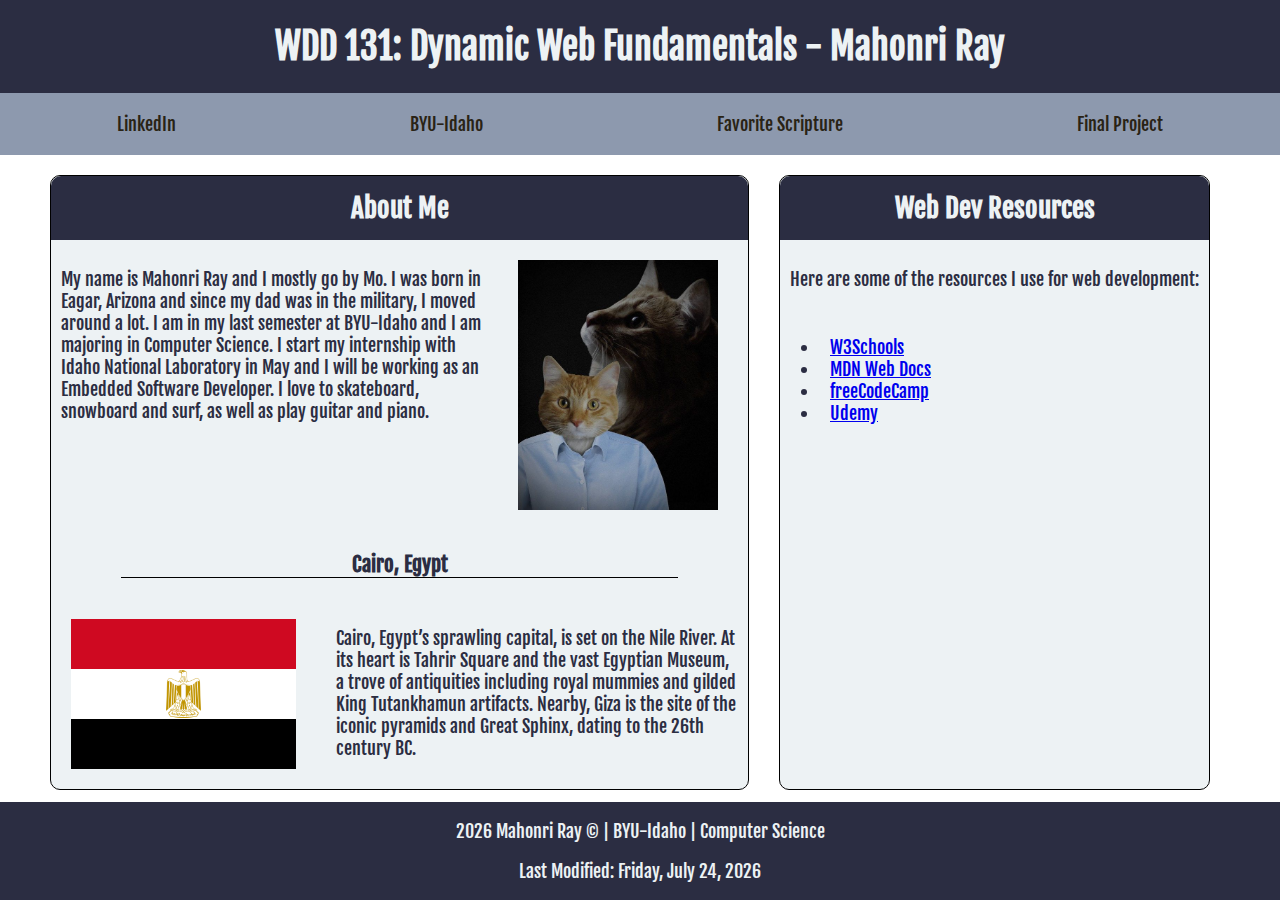
<file: index.html>
<!DOCTYPE html>
<html lang="en">
<head>
    <meta charset="UTF-8">
    <meta http-equiv="X-UA-Compatible" content="IE=edge">
    <meta name="viewport" content="width=device-width, initial-scale=1.0">
    <meta name="author" content="Mahonri Ray"/>
    <meta 
        name="description"
        content="WDD 131 - Dynamic Web Fundamentals - Mahonri Ray Index page for Web Fundamentals"/>
    <link rel="stylesheet" href="styles/base.css">
    <script src="scripts/getdates.js" defer></script>

    <link rel="preconnect" href="https://fonts.googleapis.com">
    <link rel="preconnect" href="https://fonts.gstatic.com" crossorigin>
    <link href="https://fonts.googleapis.com/css2?family=Fjalla+One&family=Roboto:wght@100;400&display=swap" rel="stylesheet">

    <title>WDD 131 - Dynamic Web Fundamentals - Mahonri Ray</title>
</head>
<body>
    <header>
        <h1>WDD 131: Dynamic Web Fundamentals - Mahonri Ray</h1>
        <nav>
            <a href="https://www.linkedin.com/in/mahonriray/">LinkedIn</a>
            <a href="https://www.byui.edu/">BYU-Idaho</a>
            <a href="https://www.churchofjesuschrist.org/study/scriptures/bofm/1-ne/1?lang=eng&id=p1#p1">Favorite Scripture</a>
            <a href="">Final Project</a>
        </nav>
    </header>
    <main>
        <section class="card" id="card1">
            <h2>About Me</h2>
            <div class="content">
                <p>
                    My name is Mahonri Ray and I mostly go by Mo. I was born in Eagar, Arizona and since my dad was in the military, I moved around a lot. I am 
                    in my last semester at BYU-Idaho and I am majoring in Computer Science. I start my internship with Idaho National Laboratory in May and I will 
                    be working as an Embedded Software Developer. I love to skateboard, snowboard and surf, as well as play guitar and piano.
                </p>
                <img src="images/cat_portrait.jpeg" alt="kitty cat portrait">
            </div>
            <div class="location">
                <h3>Cairo, Egypt</h3>
            </div>
            <div class="content2">
                <img src="images/Flag_of_Egypt.svg.png" alt="Cairo, Egypt">
                <p>
                    Cairo, Egypt’s sprawling capital, is set on the Nile River. At its heart is Tahrir Square and the vast Egyptian Museum, a trove of antiquities 
                    including royal mummies and gilded King Tutankhamun artifacts. Nearby, Giza is the site of the iconic pyramids and Great Sphinx, dating to the 26th century BC.
                </p>
            </div>
        </section>
        <section class="card" id="card2">
            <h2>Web Dev Resources</h2>
            <p>
                Here are some of the resources I use for web development:
            </p>
            <ul>
                    <li><a href="https://www.w3schools.com/">W3Schools</a></li>
                    <li><a href="https://developer.mozilla.org/en-US/">MDN Web Docs</a></li>
                    <li><a href="https://www.freecodecamp.org/">freeCodeCamp</a></li>
                    <li><a href="https://www.udemy.com/">Udemy</a></li>
            </ul>
        </section>
    </main>
    <footer>
        <p>
            <span id="currentYear"></span>
            Mahonri Ray &copy; | BYU-Idaho | Computer Science
        </p>
        <p id="lastModified"></p>
    </footer>
</body>

</html>
</file>
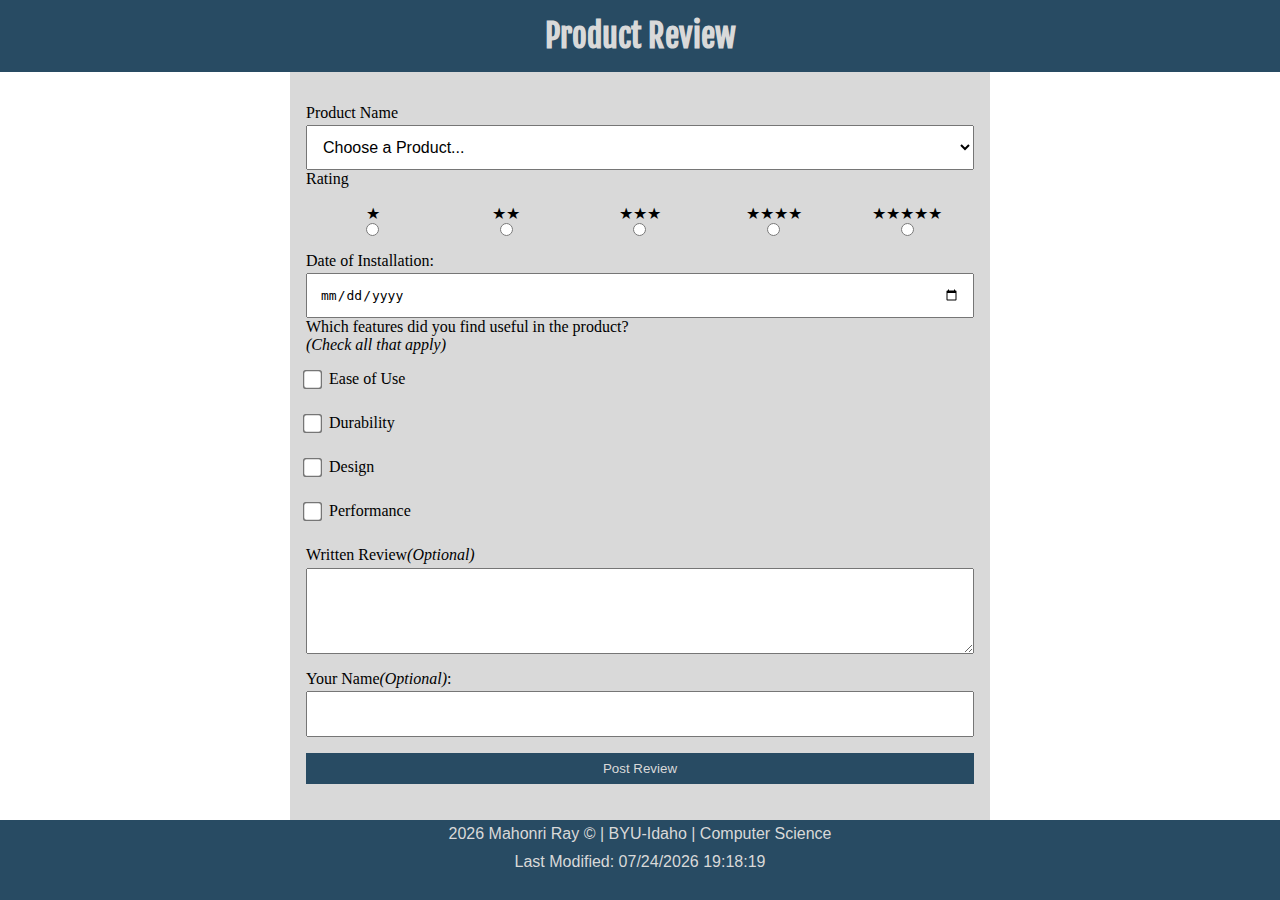
<file: form.html>
<!DOCTYPE html>
<html lang="en">
<head>
    <meta charset="UTF-8">
    <meta name="viewport" content="width=device-width, initial-scale=1.0">
    <title>Document</title>
    <meta name="author" content="Mahonri Ray"/>
    <meta 
        name="description"
        content="This project will fulfill the requirements for the W05 assignment."/>

    <link rel="stylesheet" href="styles/form.css">
    <script src="scripts/form.js" defer></script>

    <link rel="preconnect" href="https://fonts.googleapis.com">
    <link rel="preconnect" href="https://fonts.gstatic.com" crossorigin>
    <link href="https://fonts.googleapis.com/css2?family=Fjalla+One&family=Roboto:wght@100;400&display=swap" rel="stylesheet">
</head>
<body>
    <header><h1>Product Review</h1></header>
    <main>
        <form action="review.html" id="form" method="get">
            <label for="product-name">Product Name </label>
            <select id="product-name" name="product-name" required>
                <option value disabled selected>Choose a Product...</option>
                <!-- <option value="product1">Product 1</option>
                <option value="product2">Product 2</option>
                <option value="product3">Product 3</option> -->
                <!-- Add more options as needed -->
            </select>
            <div class="rating">
                <p>Rating </p>
                <label>★<input type="radio" name="rating" value="1" required></label>
                <label>★★<input type="radio" name="rating" value="2"></label>
                <label>★★★<input type="radio" name="rating" value="3"></label>
                <label>★★★★<input type="radio" name="rating" value="4"></label>
                <label>★★★★★<input type="radio" name="rating" value="5"></label>
            </div>
            <label for="installation-date">Date of Installation:</label>
            <input type="date" id="installation-date" name="installation-date" required>
            <div class="features">
                <p>Which features did you find useful in the product?</p>
                <p><i>(Check all that apply)</i></p>
                <label><input type="checkbox" name="features" value="ease-of-use">   Ease of Use</label>
                <label><input type="checkbox" name="features" value="durability"> Durability</label>
                <label><input type="checkbox" name="features" value="design"> Design</label>
                <label><input type="checkbox" name="features" value="performance"> Performance</label>
            </div>
            <label for="review">Written Review <i>(Optional)</i></label>
            <textarea id="review" name="review" rows="4" cols="50"></textarea>
            <label for="your-name">Your Name<i> (Optional)</i>:</label>
            <input type="text" id="your-name" name="your-name">
            <input type="submit" value="Post Review">
        </form>
    </main>
    <footer>
        <p>
            <span id="currentYear"></span>
            Mahonri Ray &copy; | BYU-Idaho | Computer Science
        </p>
        <p id="lastModified"></p>
    </footer>
    
</body>
</html>
</file>
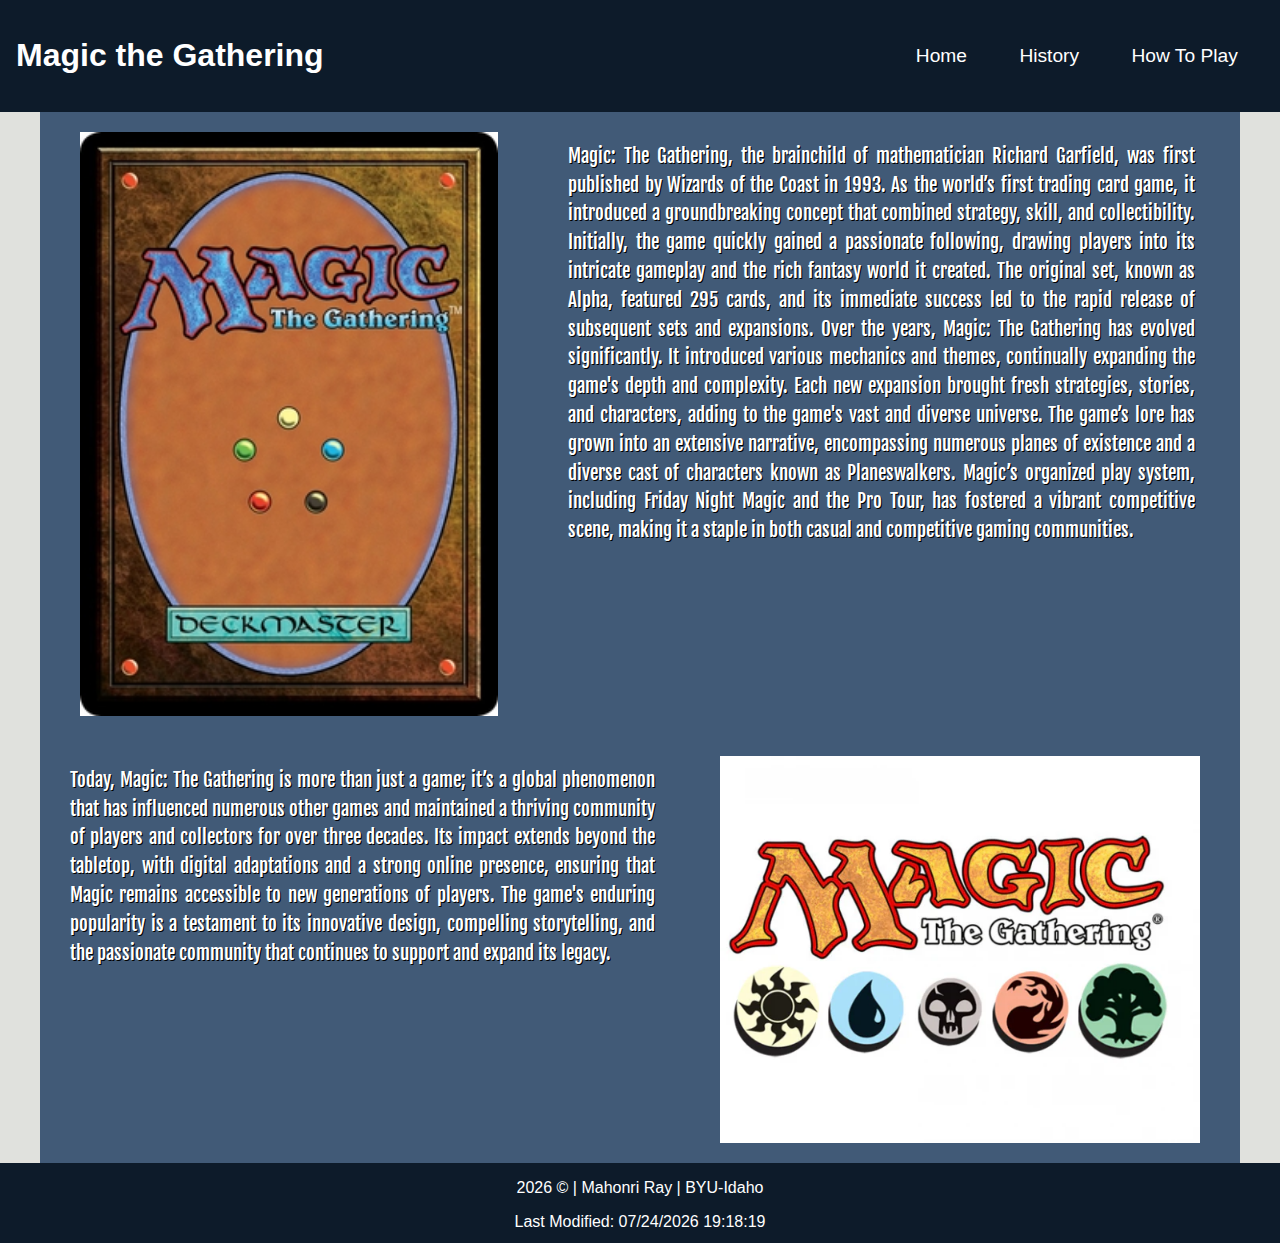
<file: magichistory.html>
<!DOCTYPE html>
<html lang="en">
<head>
    <meta charset="UTF-8">
    <meta name="viewport" content="width=device-width, initial-scale=1.0">
    <title>Document</title>
    <script src="scripts/mtg.js" defer></script>
    <link rel="stylesheet" href="styles/mtg.css">

    <link rel="preconnect" href="https://fonts.googleapis.com">
    <link rel="preconnect" href="https://fonts.gstatic.com" crossorigin>
    <link href="https://fonts.googleapis.com/css2?family=Fjalla+One&family=Roboto:wght@100;400&display=swap" rel="stylesheet">
</head>
<body>
    <header>
        <h1>Magic the Gathering</h1>
        <nav>
            <a href="https://mahonriray.github.io/wdd131/magicthegathering.html">Home</a>
            <a href="https://mahonriray.github.io/wdd131/magichistory.html">History</a>
            <a href="https://mahonriray.github.io/wdd131/magichowtoplay.html">How To Play</a>
        </nav>
    </header>
    <main>
        <div class="history-content">

            <img src="images/magichistory2.webp" alt="hero banner" loading="lazy">
            <p>
                Magic: The Gathering, the brainchild of mathematician Richard Garfield, was first published by Wizards of the Coast 
                in 1993. As the world’s first trading card game, it introduced a groundbreaking concept that combined strategy, skill, 
                and collectibility. Initially, the game quickly gained a passionate following, drawing players into its intricate gameplay 
                and the rich fantasy world it created. The original set, known as Alpha, featured 295 cards, and its immediate success 
                led to the rapid release of subsequent sets and expansions.
            
                Over the years, Magic: The Gathering has evolved significantly. It introduced various mechanics and themes, continually expanding the game's depth and complexity. Each new expansion brought fresh strategies, stories, and characters, adding to the game's vast and diverse universe. The game’s lore has grown into an extensive narrative, encompassing numerous planes of existence and a diverse cast of characters known as Planeswalkers. Magic’s organized play system, including Friday Night Magic and the Pro Tour, has fostered a vibrant competitive scene, making it a staple in both casual and competitive gaming communities.</p>
        </div>
        <div class="history-content2">

            <p>
                Today, Magic: The Gathering is more than just a game; it’s a global phenomenon that has influenced numerous other games and maintained a thriving community of players and collectors for over three decades. Its impact extends beyond the tabletop, with digital adaptations and a strong online presence, ensuring that Magic remains accessible to new generations of players. The game's enduring popularity is a testament to its innovative design, compelling storytelling, and the passionate community that continues to support and expand its legacy.</p>
                <img src="images/magichistory1.webp" alt="hero banner" loading="lazy">
        </div>
    </main>
    <footer>
        <p>
            <span id="currentYear"></span>
            &copy; | Mahonri Ray | BYU-Idaho 
        </p>
        <p id="lastModified"></p>
    </footer>
    
</body>
</html>
</file>
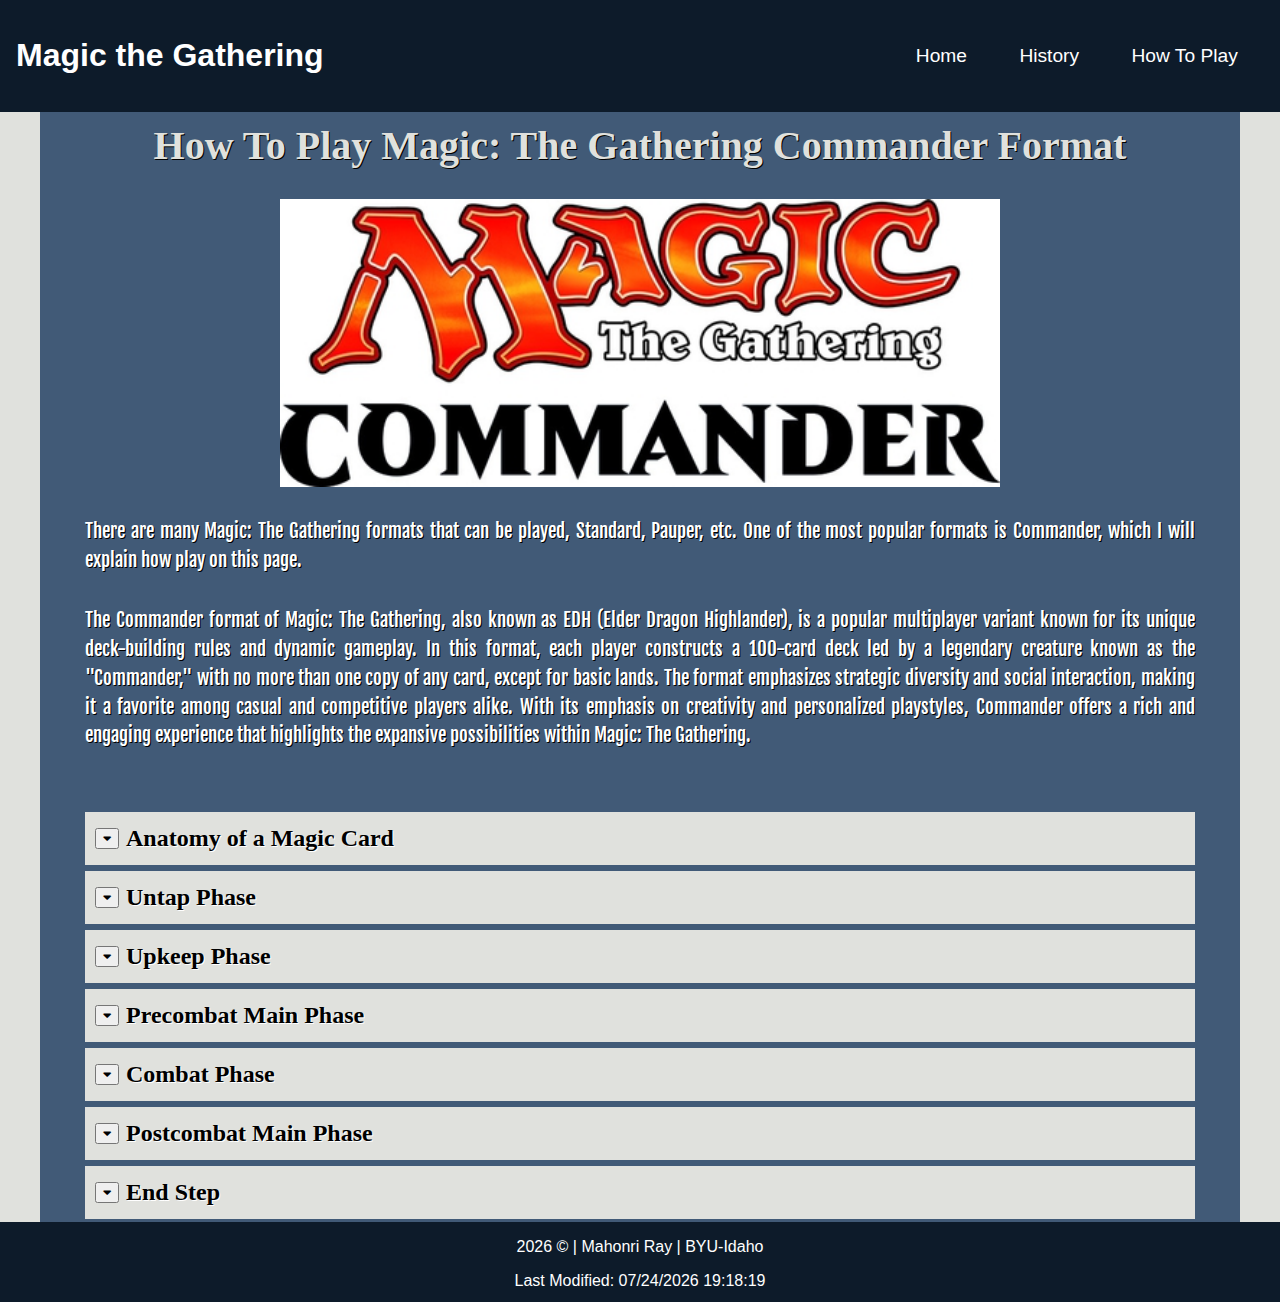
<file: magichowtoplay.html>
<!DOCTYPE html>
<html lang="en">
<head>
    <meta charset="UTF-8">
    <meta name="viewport" content="width=device-width, initial-scale=1.0">
    <title>Document</title>
    <script src="scripts/mtg.js" defer></script>
    <link rel="stylesheet" href="styles/mtg.css">

    <link rel="preconnect" href="https://fonts.googleapis.com">
    <link rel="preconnect" href="https://fonts.gstatic.com" crossorigin>
    <link href="https://fonts.googleapis.com/css2?family=Fjalla+One&family=Roboto:wght@100;400&display=swap" rel="stylesheet">
    <!-- Include Font Awesome -->
<link rel="stylesheet" href="https://cdnjs.cloudflare.com/ajax/libs/font-awesome/5.15.3/css/all.min.css">
</head>
<body>
    <header>
        <h1>Magic the Gathering</h1>
        <nav>
            <a href="https://mahonriray.github.io/wdd131/magicthegathering.html">Home</a>
            <a href="https://mahonriray.github.io/wdd131/magichistory.html">History</a>
            <a href="https://mahonriray.github.io/wdd131/magichowtoplay.html">How To Play</a>
        </nav>
    </header>
    <main>
        <h1 id="playHeader">How To Play Magic: The Gathering Commander Format</h1>
        <img src="images/magicCommander.webp" alt="Magic the Gathering Commander Format" loading="lazy" width="60%">
        <p id="callAction">There are many Magic: The Gathering formats that can be played, Standard, Pauper, etc. One of the most popular formats is Commander, which I will explain how play on this page. 
        </p>
        <p>The Commander format of Magic: The Gathering, also known as EDH (Elder Dragon Highlander), is a popular multiplayer variant known for its unique deck-building rules and dynamic gameplay. 
            In this format, each player constructs a 100-card deck led by a legendary creature known as the "Commander," with no more than one copy of any card, except for basic lands. The format emphasizes strategic diversity and social interaction, making it a favorite among casual and competitive players alike. With its emphasis on creativity and personalized playstyles, Commander offers a rich and engaging experience that highlights the expansive possibilities within Magic: The Gathering.
        </p>
        <div class="cardBreakdown">
            <button id="moreInfoButton" aria-label="Show more card info"><i class="fas fa-caret-down"></i></button>
            <h2 id="header">Anatomy of a Magic Card</h2>
            <div id="moreInfo" style="display: none;">
                <p>A Magic: The Gathering card is composed of several key elements that convey its identity and functionality. At the top of the card is the name, 
                    followed by the mana cost, which indicates the resources required to play it. Below the name, on the left side, is the card type (such as creature, 
                    sorcery, or enchantment) and any relevant subtypes. 
                    The main artwork occupies a large central portion, visually representing the card's theme or character. Below the artwork is the text box, 
                    which contains the card's abilities, effects, and flavor text that adds thematic depth. Finally, at the bottom, you'll find the card's power
                     and toughness (for creatures), set symbol, collector number, and the artist's credit. These elements work together to provide all the necessary information for using the card in gameplay.</p>
                     <img src="images/magicExplained.webp" alt="Magic the Gathering Card Explained" loading="lazy">
            </div>
        </div>
        <div class="untapMagic">
            <button id="untapInfoButton" aria-label="Show more untap info"><i class="fas fa-caret-down"></i></button>
            <h2 id="header">Untap Phase</h2>
            <div id="moreUntapInfo" style="display: none;">
                <p>The Untap Phase is the first step in a player's turn in Magic: The Gathering. During this phase, 
                    the player untaps all their tapped cards, making them available for use again. This includes lands, 
                    creatures, artifacts, and any other permanents that were tapped during previous turns. The Untap Phase 
                    is crucial because it resets the player's resources, allowing them to use their lands for mana and their 
                    creatures for attacking or activating abilities in the upcoming phases of their turn. This phase happens 
                    automatically and does not allow any actions or responses from either player.</p>
                     <img src="images/magicTap.webp" alt="Magic the Gathering Card Untap Explained" loading="lazy">
        </div>
        </div>
        <div class="upkeepMagic">
            <button id="upkeepInfoButton" aria-label="Show more upkeep info"><i class="fas fa-caret-down"></i></button>
            <h2 id="header">Upkeep Phase</h2>
            <div id="moreUpkeepInfo" style="display: none;">
                <p>The Upkeep Phase is the second step in a player's turn in Magic: The Gathering, occurring immediately after 
                    the Untap Phase. During the Upkeep Phase, any abilities that trigger at the beginning of the upkeep are put 
                    onto the stack and can be responded to by either player. This phase is often important for managing ongoing 
                    effects, such as paying cumulative upkeep costs or resolving certain triggered abilities. The Upkeep Phase 
                    sets the stage for the Draw Phase, ensuring that any necessary upkeep-related actions are addressed before 
                    the player draws a card.</p>
                <img src="images/upkeepMagic.webp" alt="Magic the Gathering Card Upkeep Explained" loading="lazy">
            </div>
        </div>
        <div class="pcmMagic">
            <button id="pcmInfoButton" aria-label="Show more precombat info"><i class="fas fa-caret-down"></i></button>
            <h2 id="header">Precombat Main Phase</h2>
            <div id="morePcmInfo" style="display: none;">
                <p>The Precombat Main Phase is a crucial step in a player's turn in Magic: The Gathering, occurring immediately 
                    after the Draw Phase and before the Combat Phase. During this phase, players can play lands, cast spells, and 
                    activate abilities. It's the primary opportunity for players to develop their board state by summoning creatures, 
                    setting up enchantments, and preparing for combat. Decisions made in this phase, such as which creatures to play 
                    or what spells to cast, can significantly influence the upcoming combat and the overall strategy for the turn. The 
                    Precombat Main Phase allows for a wide range of actions, making it a pivotal point for planning and executing game strategies.</p>
                <img src="images/pcmMagic.webp" alt="Magic the Gathering Card Precombat Main Phase Explained" loading="lazy", width="25%">
            </div>
        </div>
        <div class="combatMagic">
            <button id="combatInfoButton" aria-label="Show more combat info"><i class="fas fa-caret-down"></i></button>
            <h2 id="header">Combat Phase</h2>
            <div id="moreCombatInfo" style="display: none;">
                <p>The Combat Phase is a key part of a player's turn in Magic: The Gathering, where players can attack their opponents and engage 
                    in battles with their creatures. This phase is divided into five steps: Beginning of Combat, Declare Attackers, Declare Blockers, 
                    Combat Damage, and End of Combat. During the Declare Attackers step, the attacking player chooses which creatures will attack and 
                    who or what they will attack. In the Declare Blockers step, the defending player chooses which creatures, if any, will block the 
                    attackers. The Combat Damage step involves calculating and assigning damage from the attacking and blocking creatures. This phase 
                    is pivotal for applying pressure on opponents, reducing their life total, and managing board presence. Tactical decisions made 
                    during the Combat Phase can significantly influence the game's outcome.</p>
                <img src="images/magicComabt.webp" alt="Magic the Gathering Card Combat Phase Explained" loading="lazy">
            </div>
        </div>
        <div class="postCombatMagic">
            <button id="postCombatInfoButton" aria-label="Show more post combat info"><i class="fas fa-caret-down"></i></button>
            <h2 id="header">Postcombat Main Phase</h2>
            <div id="morePostCombatInfo" style="display: none;">
                <p>The Postcombat Main Phase follows the Combat Phase in Magic: The Gathering and serves as a second opportunity for players to cast 
                    spells, play lands, and activate abilities. Similar to the Precombat Main Phase, players can use this phase to further develop their 
                    board state, respond to changes that occurred during combat, or set up defenses for their opponent's turn. This phase allows for 
                    strategic adjustments based on the outcomes of combat, such as summoning new creatures, casting spells that might alter the game 
                    state, or playing an additional land if one hasn't been played yet this turn. The Postcombat Main Phase is essential for maximizing 
                    a player's tactical options and ensuring they are well-prepared for the next stages of the game.</p>
                <img src="images/postCombatMagic.webp" alt="Magic the Gathering Card Postcombat Main Phase Explained" loading="lazy">
            </div>
        </div>
        <div class="endMagic">
            <button id="endInfoButton" aria-label="Show more end phase info"><i class="fas fa-caret-down"></i></button>
            <h2 id="header">End Step</h2>
            <div id="moreEndInfo" style="display: none;">
                <p>The End Step, also known as the End Phase, is the final phase of a player's turn in Magic: The Gathering. During this phase, 
                    any abilities that trigger at the "beginning of the end step" are placed on the stack and resolved. This is the time for 
                    final actions and responses before the turn passes to the next player. The End Step allows players to cast instant spells 
                    and activate abilities one last time before the cleanup step, ensuring they can make final strategic moves or respond to 
                    their opponent's actions. It's a crucial moment for setting up defenses or executing plans that need to be in place before 
                    the opponent's turn begins.</p>
                <img src="images/magicEndPhase.webp" alt="Magic the Gathering Card End Step Explained" loading="lazy", width="25%">
            </div>
        </div>
        
    </main>
    <footer>
        <p>
            <span id="currentYear"></span>
            &copy; | Mahonri Ray | BYU-Idaho 
        </p>
        <p id="lastModified"></p>
    </footer>

</body>
</html>
</file>
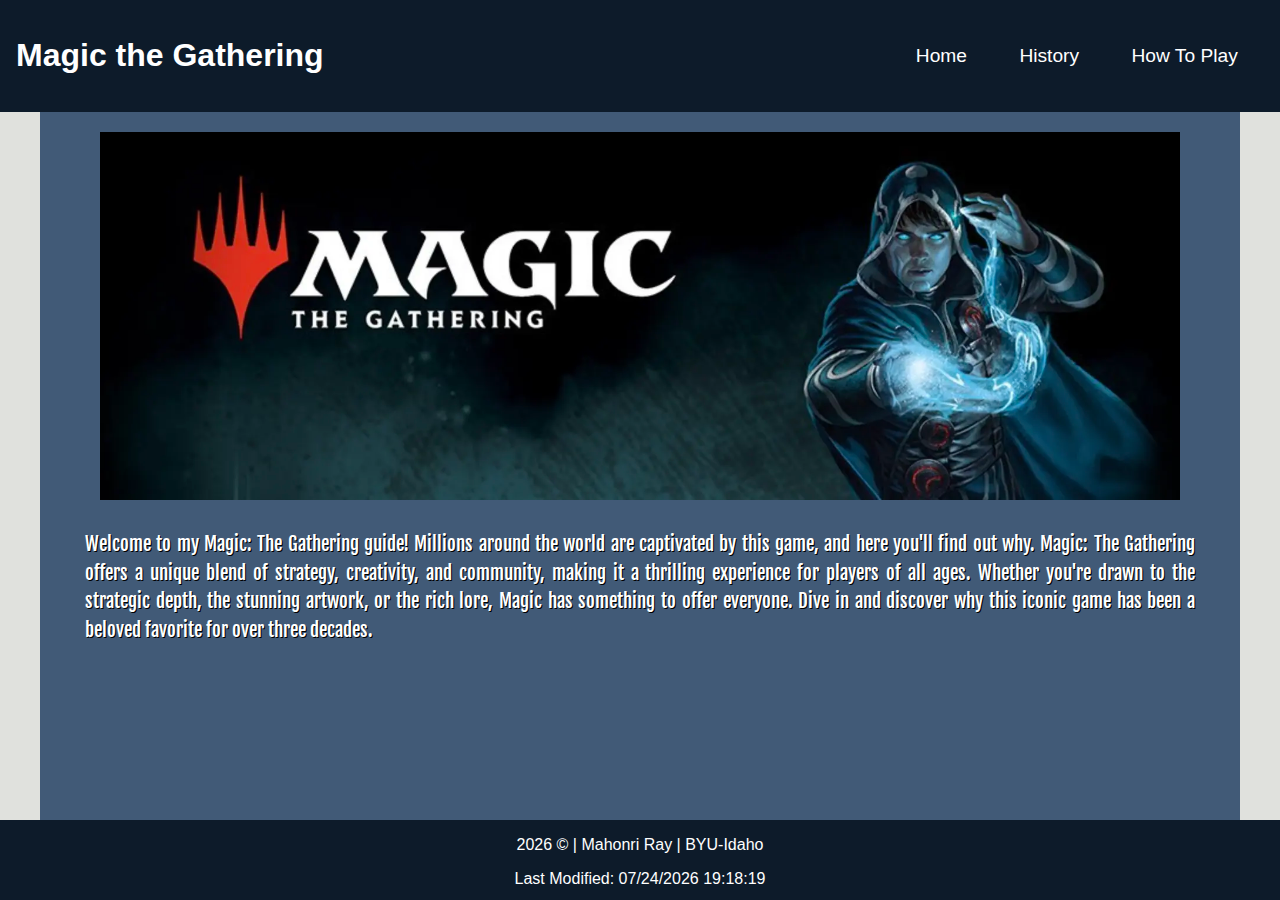
<file: magicthegathering.html>
<!DOCTYPE html>
<html lang="en">
<head>
    <meta charset="UTF-8">
    <meta name="viewport" content="width=device-width, initial-scale=1.0">
    <title>Document</title>
    <script src="scripts/mtg.js" defer></script>
    <link rel="stylesheet" href="styles/mtg.css">

    <link rel="preconnect" href="https://fonts.googleapis.com">
    <link rel="preconnect" href="https://fonts.gstatic.com" crossorigin>
    <link href="https://fonts.googleapis.com/css2?family=Fjalla+One&family=Roboto:wght@100;400&display=swap" rel="stylesheet">
</head>
<body>
    <header>
        <h1>Magic the Gathering</h1>
        <nav>
            <a href="https://mahonriray.github.io/wdd131/magicthegathering.html">Home</a>
            <a href="https://mahonriray.github.io/wdd131/magichistory.html">History</a>
            <a href="https://mahonriray.github.io/wdd131/magichowtoplay.html">How To Play</a>
        </nav>
    </header>
    <main>
        <img src="images/hero-banner1.webp" alt="hero banner" loading="lazy">
        <p>
            Welcome to my Magic: The Gathering guide! Millions around the world are
             captivated by this game, and here you'll find out why. Magic: The Gathering 
             offers a unique blend of strategy, creativity, and community, making it a thrilling 
             experience for players of all ages. Whether you're drawn to the strategic depth, the 
             stunning artwork, or the rich lore, Magic has something to offer everyone. Dive in 
             and discover why this iconic game has been a beloved favorite for over three decades.</p>
    </main>
    <footer>
        <p>
            <span id="currentYear"></span>
            &copy; | Mahonri Ray | BYU-Idaho 
        </p>
        <p id="lastModified"></p>
    </footer>

</body>
</html>
</file>
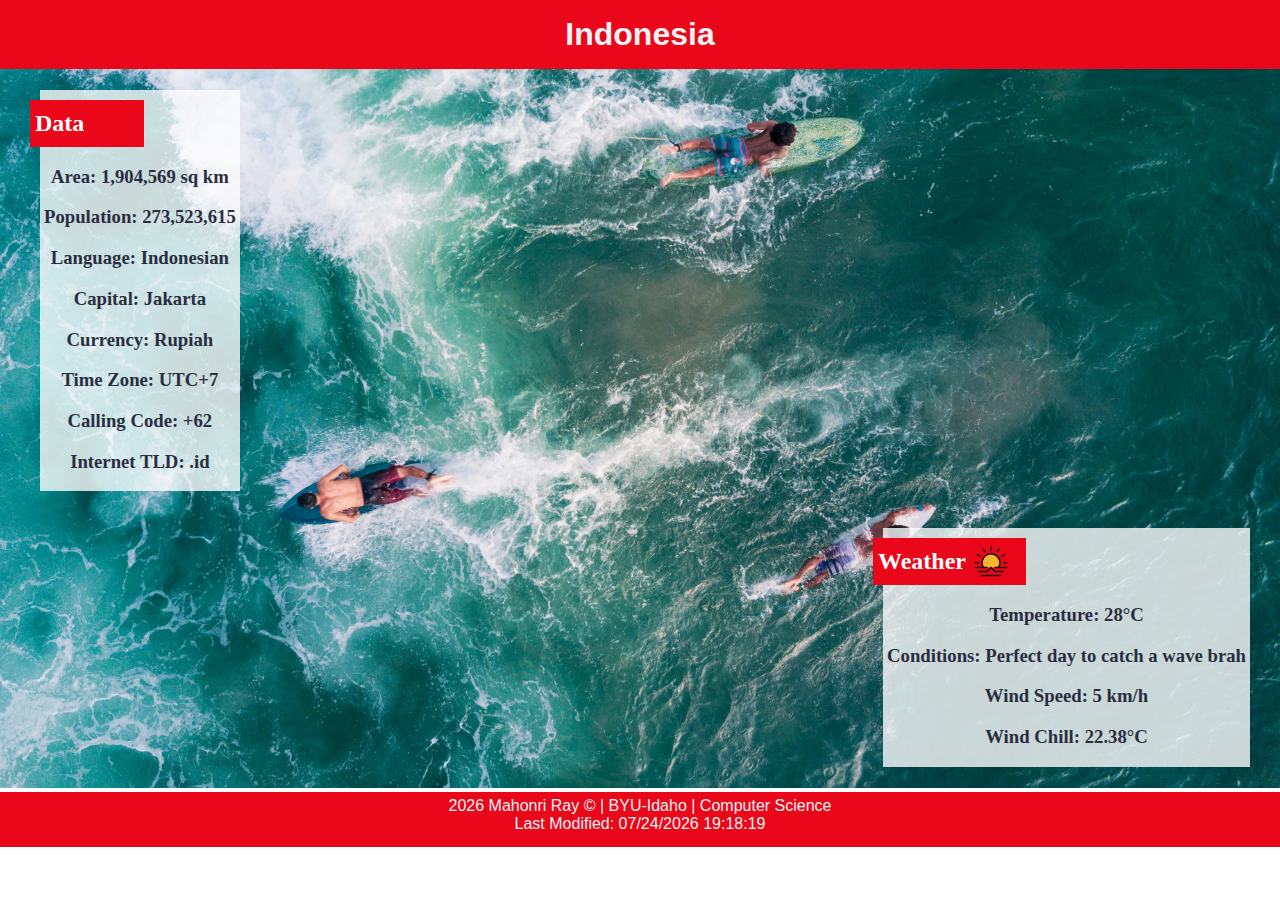
<file: place.html>
<!DOCTYPE html>
<html lang="en">
<head>
    <meta charset="UTF-8">
    <meta name="viewport" content="width=device-width, initial-scale=1.0">
    <meta name="author" content="Mahonri Ray"/>
    <meta 
        name="description"
        content="This project will fulfill the requirements for the W03 assignment."/>
    <title>Indonesia - WDD131 - Mahonri Ray</title>
    <link rel="stylesheet" href="styles/place.css">
    <script src="scripts/place.js" defer></script>

</head>
<body>
    <header>
        <h1>Indonesia</h1>
    </header>
    <main>
        <picture>
            <!-- <source srcset="images/bali_surf_resized.webp" media="(min-width: 1000px)"> -->
            <source srcset="images/bali_surf_small_resized.webp" media="(max-width: 600px)">
            <img src="images/bali_surf_large.webp" alt="Bali, Indonesia">
        </picture>
        <div class="locationData">
            <h2>Data</h2>
            <h3>Area: <span id="area"></span></h3>
            <h3>Population: <span id="population"></span></h3>
            <h3>Language: <span id="language"></span></h3>
            <h3>Capital: <span id="capital"></span></h3>
            <h3>Currency: <span id="currency"></span></h3>
            <h3>Time Zone: <span id="timeZone"></span></h3>
            <h3>Calling Code: <span id="callingCode"></span></h3>
            <h3>Internet TLD: <span id="internet"></span></h3>
        </div>
        <div class="weatherData">
            <h2>
                Weather
                <img src="images/weather_icon.svg" alt="weather icon" id="weatherIcon">
            </h2>
            <h3>Temperature: <span id="temperature"></span></h3>
            <h3>Conditions: <span id="conditions"></span></h3>
            <h3>Wind Speed: <span id="windSpeed"></span></h3>
            <h3>Wind Chill: <span id="windChill"></span></h3>
        </div>
    </main>
    <footer>
        <p>
            <span id="currentYear"></span>
            Mahonri Ray &copy; | BYU-Idaho | Computer Science
        </p>
        <p id="lastModified"></p>
    </footer>
</body>
</html>
</file>
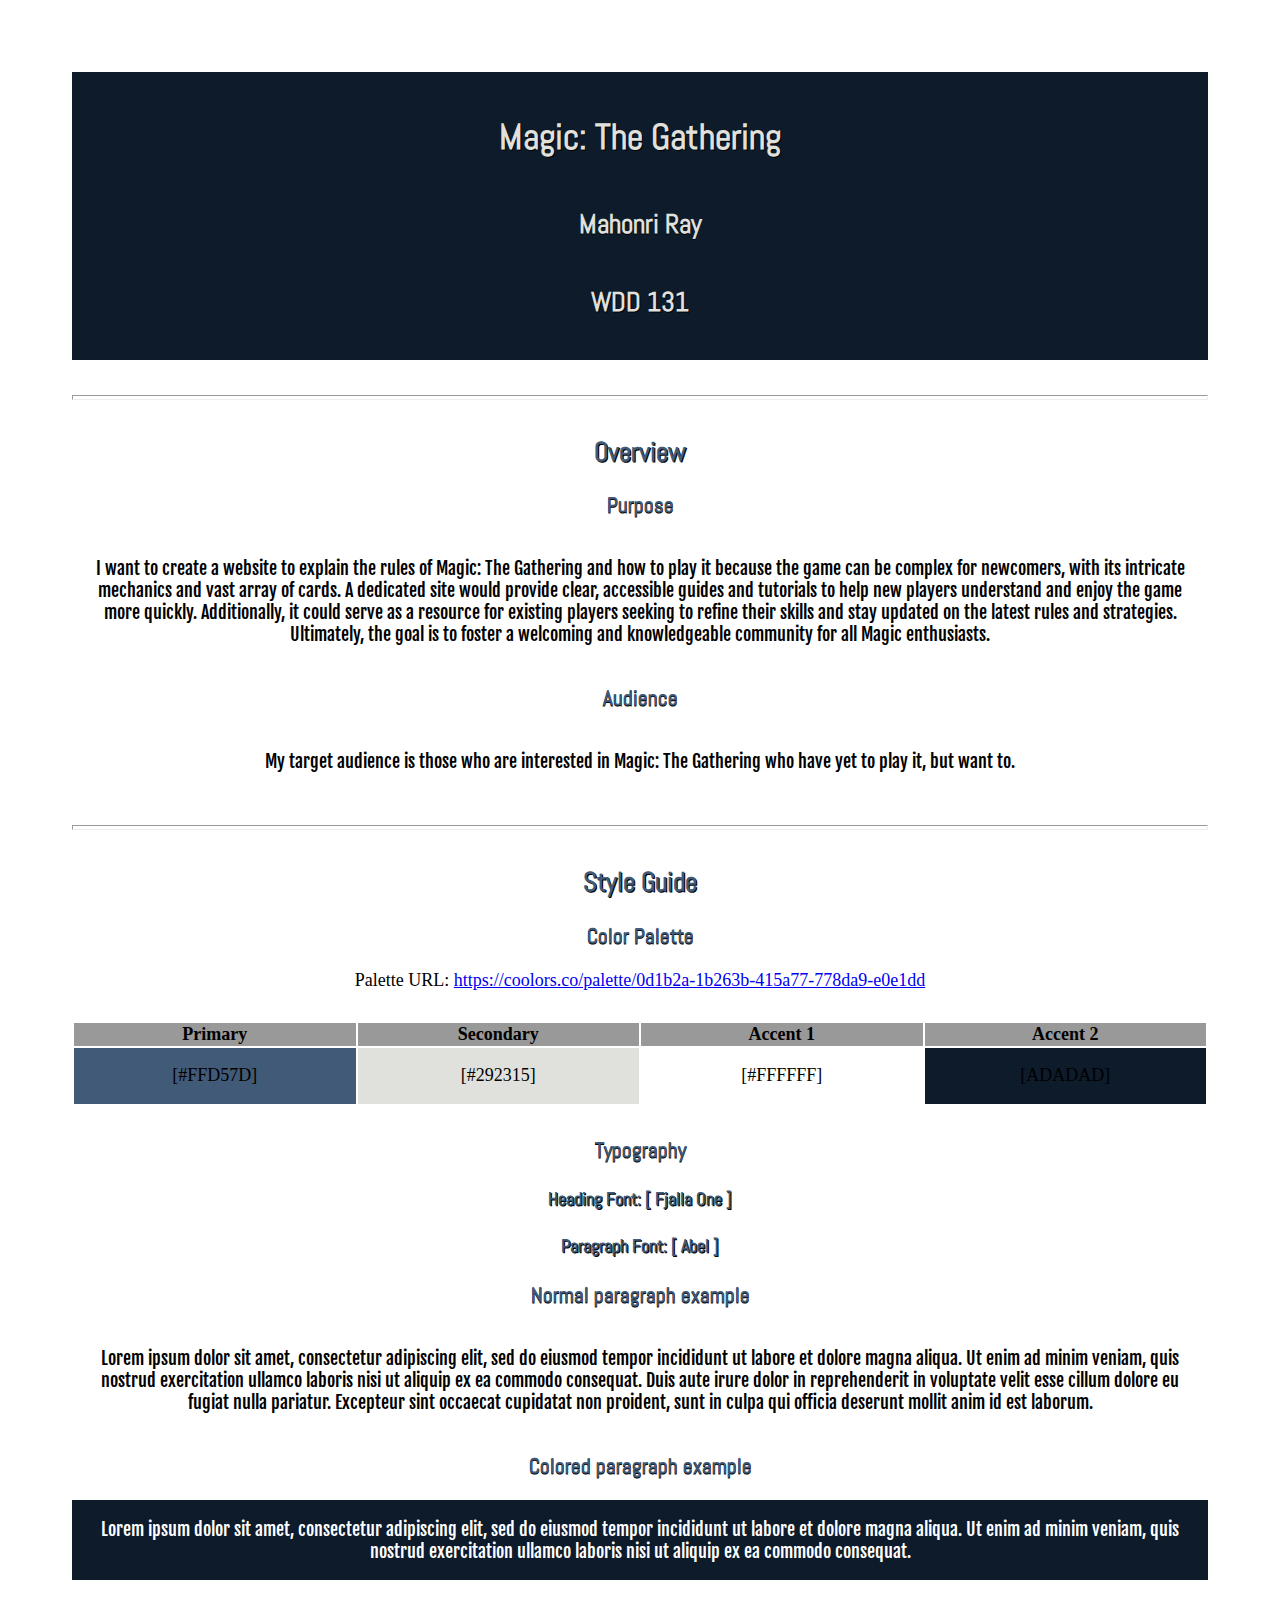
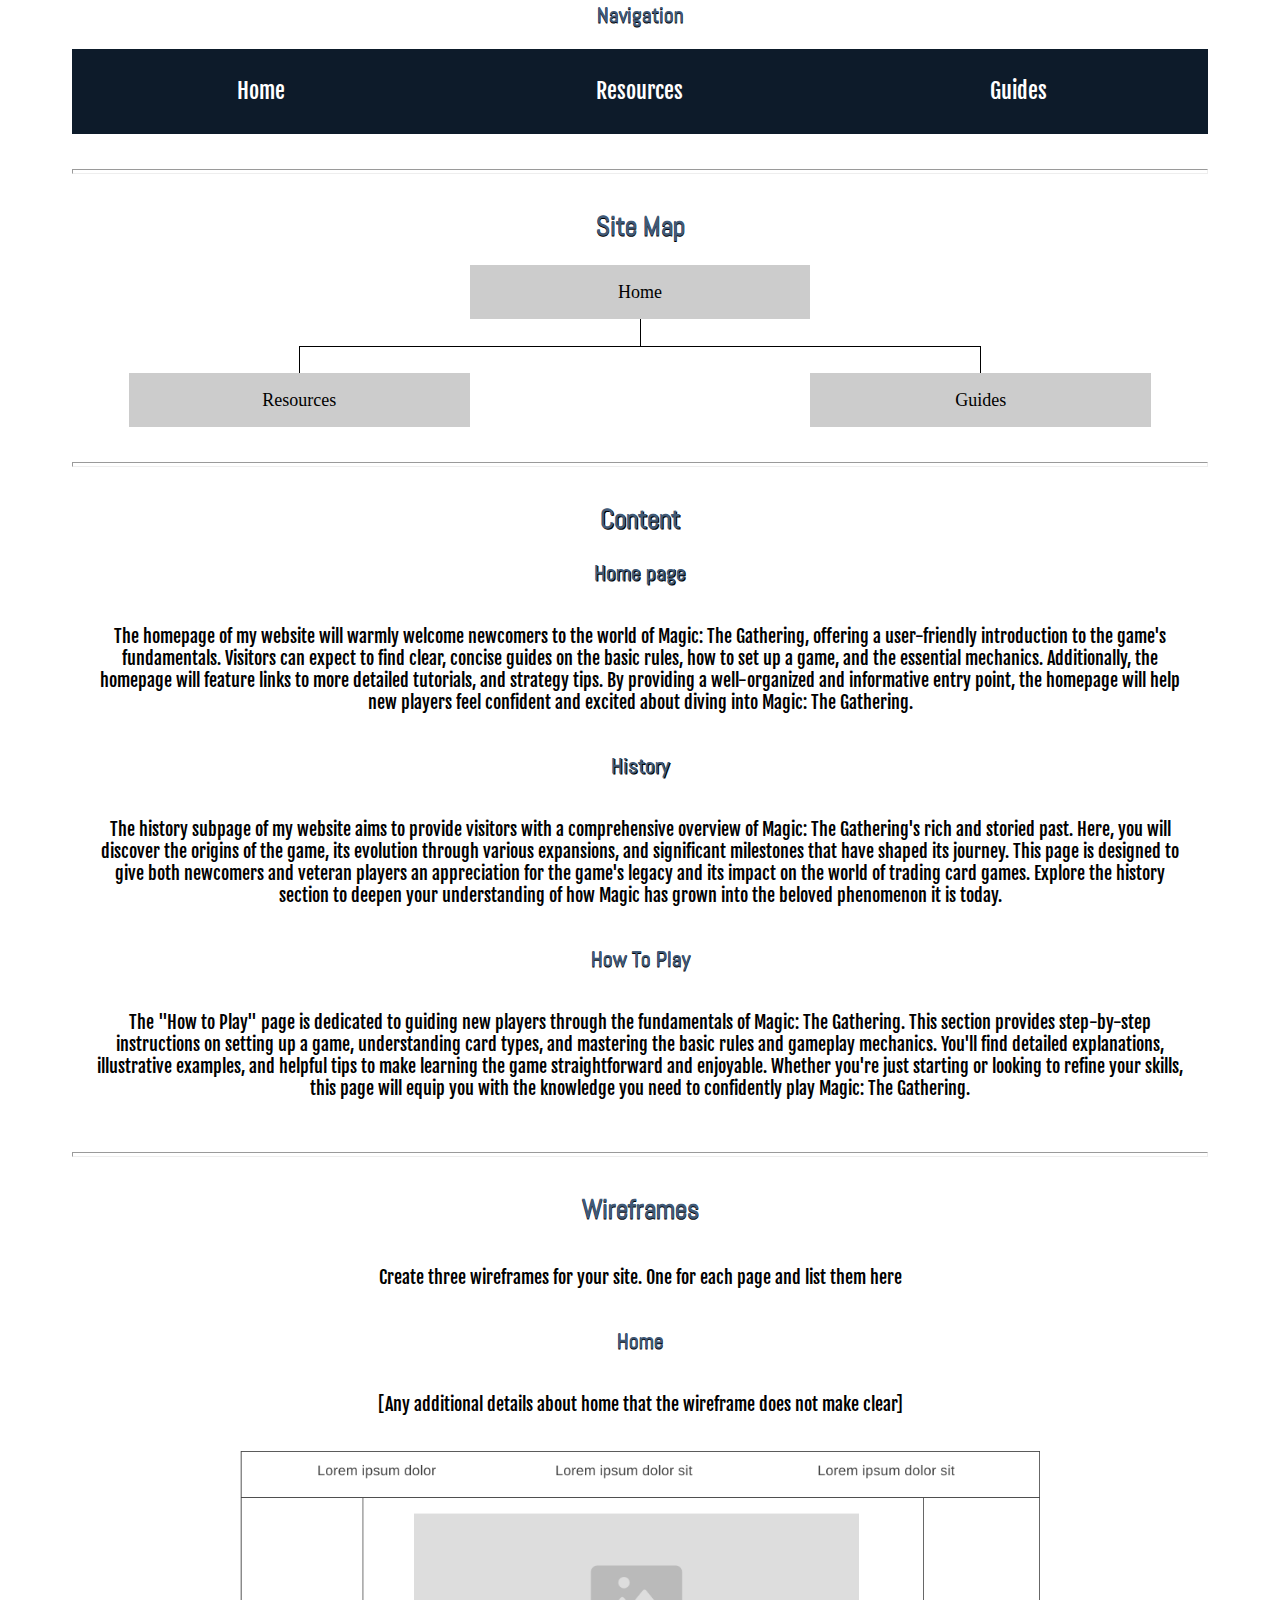
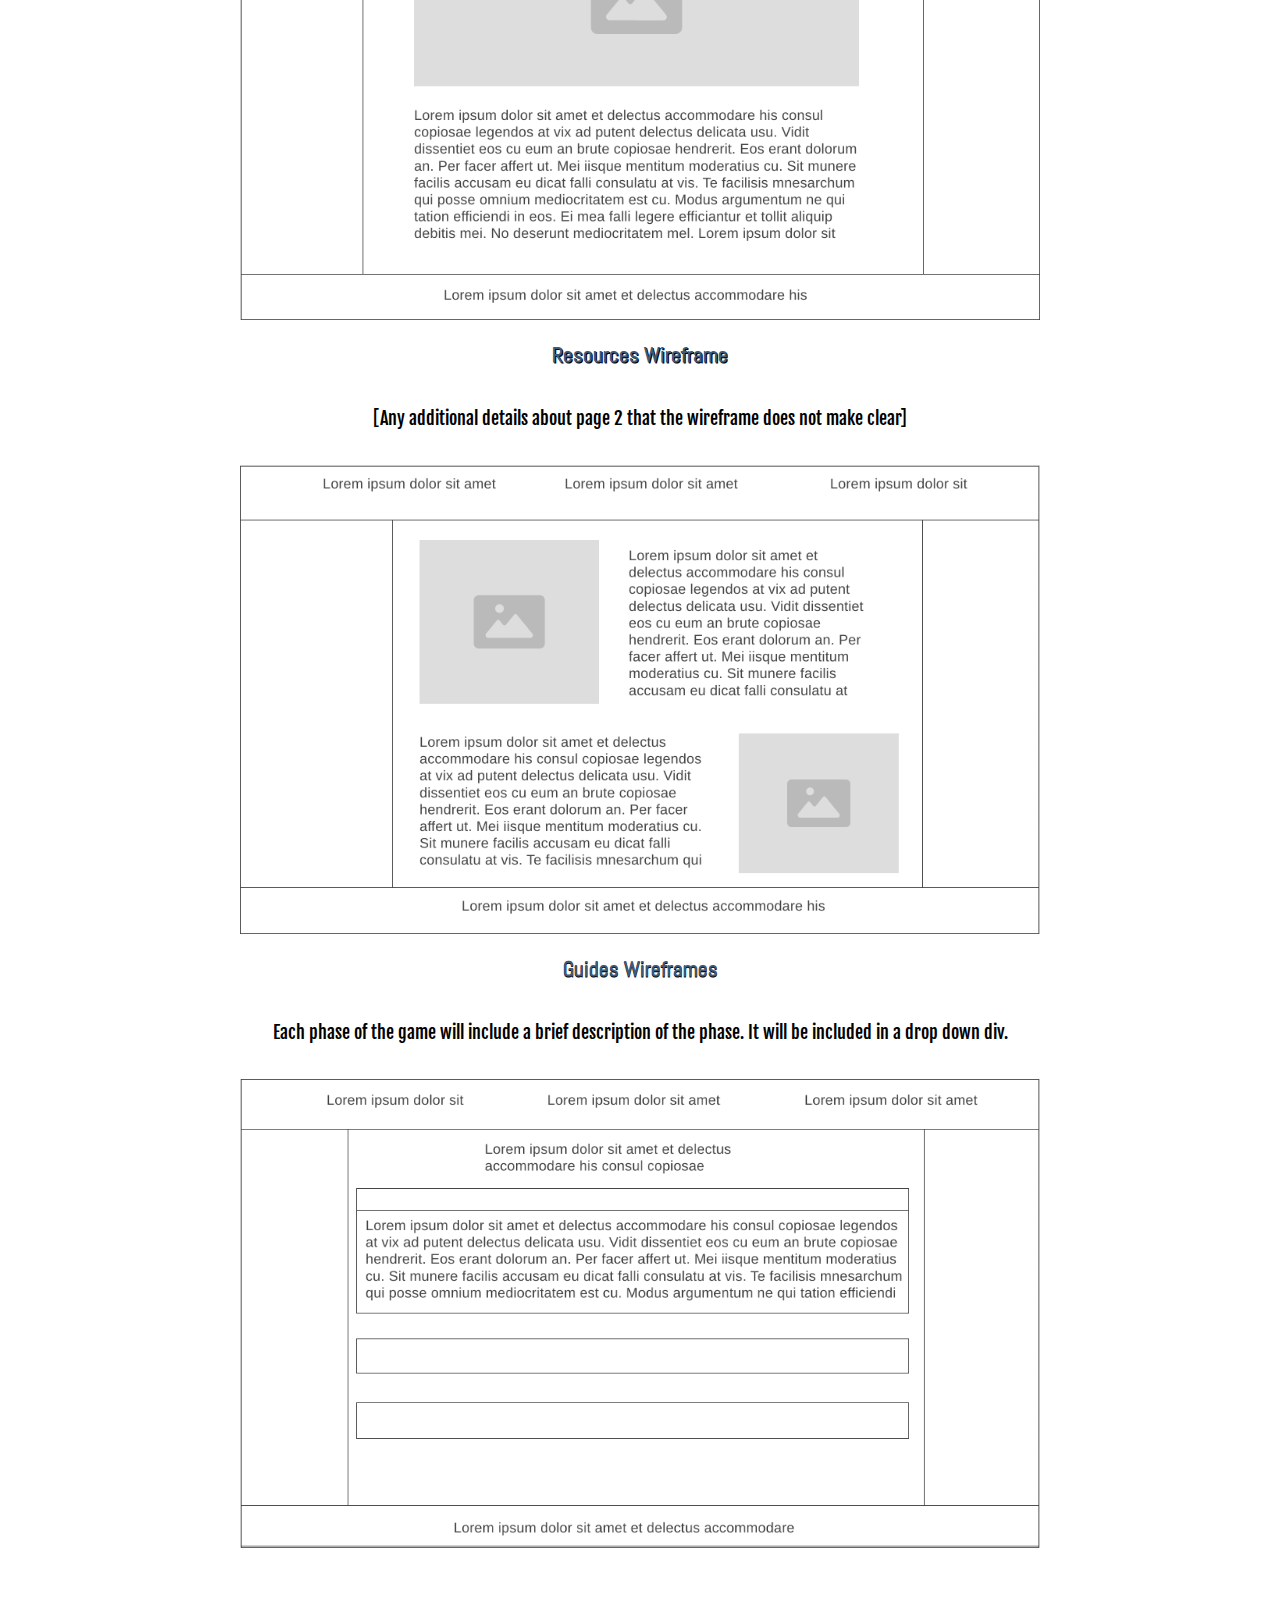
<file: siteplan.html>
<!DOCTYPE html>
<html lang="en-us">
    
  <head>
    <meta charset="utf-8">
    <title>Site Plan</title>
    <link rel="stylesheet" href="styles/site-plan.css">
  </head>

  <body>
    <header>
      <h1>Magic: The Gathering</h1>
      <h2>Mahonri Ray</h2>
      <h2>WDD 131</h2>
      <!-- In the header above, add the name or your site, your name and class number. For example if you are in section 3 you would put WDD 130.03 -->
    </header>
    <main>

      <!-- ------------------------Steps 2-3------------------------------ -->
      <hr>
      <h2>Overview</h2>
      <h3>Purpose</h3>
      <p>I want to create a website to explain the rules of Magic: The Gathering and how to play it because the game can be complex for newcomers, with its intricate mechanics and vast array of cards. A dedicated site would provide clear, accessible guides and tutorials to help new players understand and enjoy the game more quickly. Additionally, it could serve as a resource for existing players seeking to refine their skills and stay updated on the latest rules and strategies. Ultimately, the goal is to foster a welcoming and knowledgeable community for all Magic enthusiasts.</p>  <!-- change this -->


      <h3>Audience</h3>
      <p>My target audience is those who are interested in Magic: The Gathering who have yet to play it, but want to.</p>  <!-- change this -->

      <hr>
      <h2>
        Style Guide
      </h2>

      <!-- ------------------------Steps 4-8------------------------------ -->

      <h3>
        Color Palette
      </h3>
      <!--  The colors you choose for a website are one of the most important decisions you will make. Follow the instructions on the activity in iLearn then return and replace the color codes below with the hex color codes (the 6 digit numbers that show at the bottom of each color) for the colors you have chosen below.  You should have at least 2 colors but do not have to fill in all 4 if you do not need them.  -->

      <!-- Copy and paste the URL to your finished palette below Make sure to paste it into both spots -->
      Palette URL: <a href="https://coolors.co/palette/0d1b2a-1b263b-415a77-778da9-e0e1dd" target="_blank">https://coolors.co/palette/0d1b2a-1b263b-415a77-778da9-e0e1dd</a>


      <table class="colors">
        <tr><th>Primary</th><th>Secondary</th><th>Accent 1</th><th>Accent 2</th></tr>
        <!-- Replace the numbers in the boxes below with your hex color codes. Then switch to the site-plan.css file and change your colors there as well. -->
        <tr><td class="primary">[#FFD57D]</td><td class="secondary">[#292315]</td><td class="accent1">[#FFFFFF]</td><td class="accent2">[ADADAD]</td></tr>
      </table>

      <!-- ------------------------Step 9------------------------------ -->

      <h3>
        Typography
      </h3>
      <!-- Choose a font for your paragraphs (body copy) and headlines. What font(s) have you chosen? Why did you choose what you did?  Make sure to review the list of web safe fonts at W3Schools.org as a starting point.  Think also about which of your colors above you might use for background and font colors. -->

      <h4>
        Heading Font: [ Fjalla One ]  <!-- change this -->
      </h4>
      <h4>
        Paragraph Font: [ Abel ]  <!-- change this -->
      </h4>
      <h3>
        Normal paragraph example
      </h3>
      <p>
        Lorem ipsum dolor sit amet, consectetur adipiscing elit, sed do eiusmod tempor incididunt ut labore et dolore magna aliqua. Ut enim ad minim veniam, quis nostrud exercitation ullamco laboris nisi ut aliquip ex ea commodo consequat. Duis aute irure dolor in reprehenderit in voluptate velit esse cillum dolore eu fugiat nulla pariatur. Excepteur sint occaecat cupidatat non proident, sunt in culpa qui officia deserunt mollit anim id est laborum.
      </p>
      <h3>
        Colored paragraph example
      </h3>
      <p class="colored">
        Lorem ipsum dolor sit amet, consectetur adipiscing elit, sed do eiusmod tempor incididunt ut labore et dolore magna aliqua. Ut enim ad minim veniam, quis nostrud exercitation ullamco laboris nisi ut aliquip ex ea commodo consequat. 
      </p>

      <!-- ------------------------Step 10------------------------------ -->

      <h3>
        Navigation
      </h3>
      <!-- Think about how you want your navigation bar to look. In the site-plan.css file change the colors to your colors to get the look you desire. --> 
      <nav>
        <a href="#">Home</a>
        <a href="#">Resources</a>
        <a href="#">Guides</a>
      </nav>
      <hr>
      <h2>
        Site Map
      </h2>
      <div class="sitemap">
        <div class="sm-home">
          Home
        </div>
        <div class="sm-page2">
          Resources <!-- change this -->
        </div>
        <div class="sm-page3">
          Guides  <!-- change this -->
        </div>

        <div class="top">
          &nbsp;
        </div>
        <div class="left">
          &nbsp;
        </div>
        <div class="right">
          &nbsp;
        </div>

      </div>

      <!-- --------Content Section -------------- -->
      <hr>
      <h2>
        Content
      </h2>
      <h3>Home page</h3>
      <p>

        The homepage of my website will warmly welcome newcomers to the world of Magic: The Gathering, offering a user-friendly introduction to the game's fundamentals. Visitors can expect to find clear, concise guides on the basic rules, how to set up a game, and the essential mechanics. Additionally, the homepage will feature links to more detailed tutorials, and strategy tips. By providing a well-organized and informative entry point, the homepage will help new players feel confident and excited about diving into Magic: The Gathering.
        
      </p>

      <h3>History</h3>
      <p>
        The history subpage of my website aims to provide visitors with a comprehensive overview of Magic: The Gathering's rich and storied past. Here, you will discover the origins of the game, its evolution through various expansions, and significant milestones that have shaped its journey. This page is designed to give both newcomers and veteran players an appreciation for the game's legacy and its impact on the world of trading card games. Explore the history section to deepen your understanding of how Magic has grown into the beloved phenomenon it is today.
      </p>
      <h3>How To Play</h3>
      <p>

The "How to Play" page is dedicated to guiding new players through the fundamentals of Magic: The Gathering. This section provides step-by-step instructions on setting up a game, understanding card types, and mastering the basic rules and gameplay mechanics. You'll find detailed explanations, illustrative examples, and helpful tips to make learning the game straightforward and enjoyable. Whether you're just starting or looking to refine your skills, this page will equip you with the knowledge you need to confidently play Magic: The Gathering.
      </p>


      </ul>
      <hr>
      <h2>
        Wireframes
      </h2>
      <p>
        Create three wireframes for your site. One for each page and list them here</p>

      <h3>Home</h3>
      <p>         
        [Any additional details about home that the wireframe does not make clear]
      </p>
      <img src="images/home-wireframe.png" alt="home page wireframe">

      <h3>Resources Wireframe</h3>
      <p>         
          [Any additional details about page 2 that the wireframe does not make clear]
    </p>
    <img src="images/history-wireframe1.png" alt="resources page wireframe">
    
    <h3>Guides Wireframes</h3>
    <p>         
          Each phase of the game will include a brief description of the phase. It will be included in a drop down div.
      </p>
      <img src="images/how-to-play-wireframe.png" alt="guides page wireframe">
    </main>
  </body>

</html>
</file>
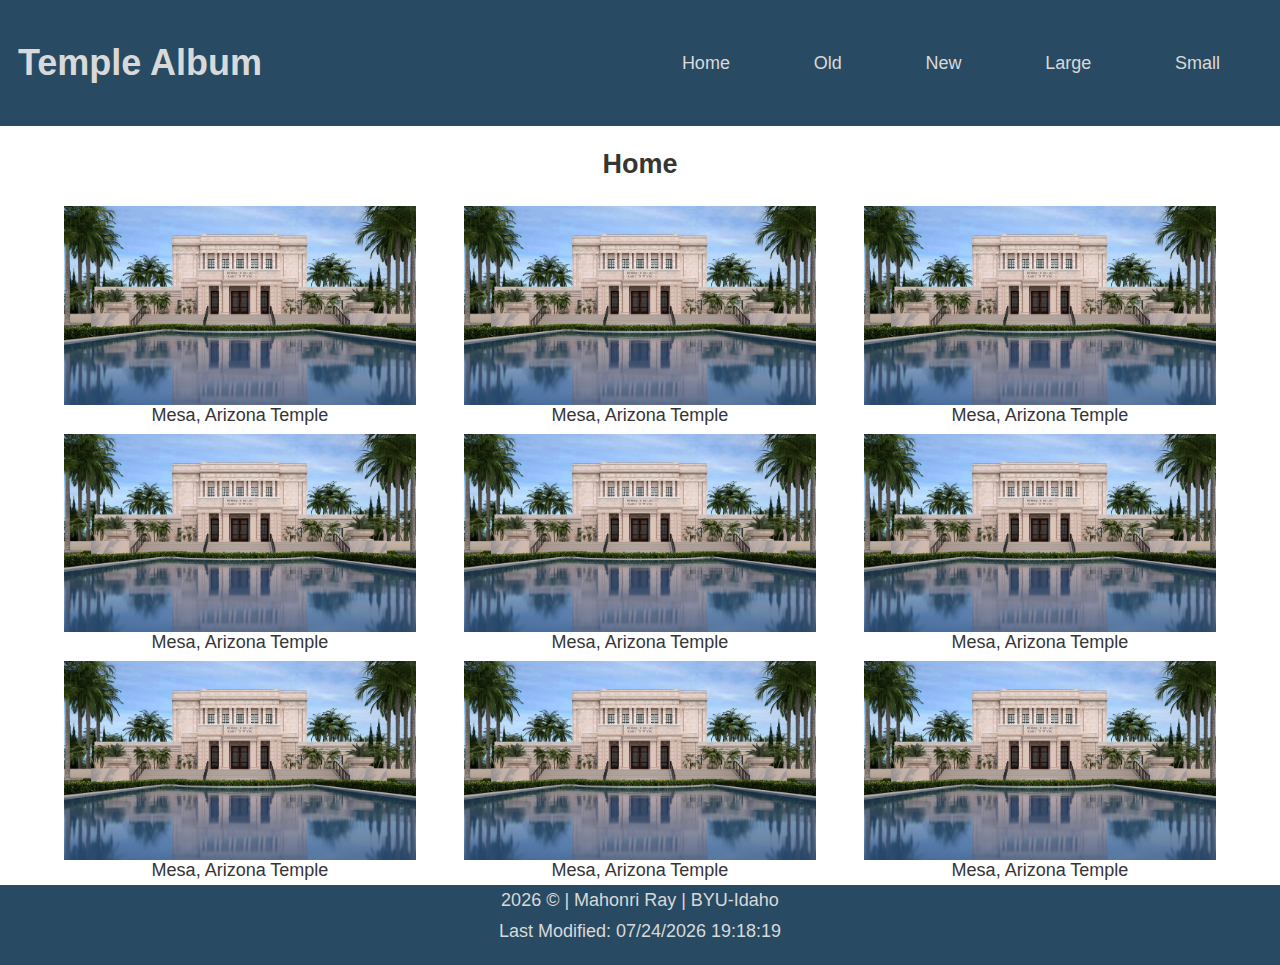
<file: temples.html>
<!DOCTYPE html>
<html lang="en">
<head>
    <meta charset="UTF-8">
    <meta http-equiv="X-UA-Compatible" content="IE=edge">
    <meta name="viewport" content="width=device-width, initial-scale=1.0">
    <meta name="author" content="Mahonri Ray"/>
    <meta 
        name="description"
        content="This project will fulfill the requirements for the W02 assignment."/>
    <link rel="stylesheet" href="styles/temples.css">
    <link rel="stylesheet" href="styles/temples-large.css">
    <script src="scripts/temples.js" defer></script>
    <title>Temple Album</title>
</head>
<body>
    <header>
        <h1>Temple Album</h1>
        <nav>
            <a href="">Home</a>
            <a href="">Old</a>
            <a href="">New</a>
            <a href="">Large</a>
            <a href="">Small</a>
        </nav>
        <button id="hamburger">
        </button>
    </header>
    <main>
        <section>
            <h2 id="currSelection">Home</h2>
        </section>
        <div id = "temples">
            <figure id = "temple1">
                <img src="images/mesaTemple.jpeg" alt="mesa temple">
                <figcaption>Mesa, Arizona Temple</figcaption>
            </figure>

            <figure id="temple2">
                <img src="images/mesaTemple.jpeg" alt="mesa temple">
                <figcaption>Mesa, Arizona Temple</figcaption>
            </figure>
            
            <figure id="temple3">
                <img src="images/mesaTemple.jpeg" alt="mesa temple">
                <figcaption>Mesa, Arizona Temple</figcaption>
            </figure>
            
            <figure id="temple4">
                <img src="images/mesaTemple.jpeg" alt="mesa temple">
                <figcaption>Mesa, Arizona Temple</figcaption>
            </figure>
            
            <figure id="temple5">
                <img src="images/mesaTemple.jpeg" alt="mesa temple">
                <figcaption>Mesa, Arizona Temple</figcaption>
            </figure>
            
            <figure id="temple6">
                <img src="images/mesaTemple.jpeg" alt="mesa temple">
                <figcaption>Mesa, Arizona Temple</figcaption>
            </figure>
            
            <figure id="temple7">
                <img src="images/mesaTemple.jpeg" alt="mesa temple">
                <figcaption>Mesa, Arizona Temple</figcaption>
            </figure>
            
            <figure id="temple8">
                <img src="images/mesaTemple.jpeg" alt="mesa temple">
                <figcaption>Mesa, Arizona Temple</figcaption>
            </figure>
            
            <figure id="temple9">
                <img src="images/mesaTemple.jpeg" alt="mesa temple">
                <figcaption>Mesa, Arizona Temple</figcaption>
            </figure>
        </div>
    </main>
    <footer>
        <p>
            <span id="currentYear"></span>
            &copy; | Mahonri Ray | BYU-Idaho 
        </p>
        <p id="lastModified"></p>
    </footer>
</body>
</html>
</file>
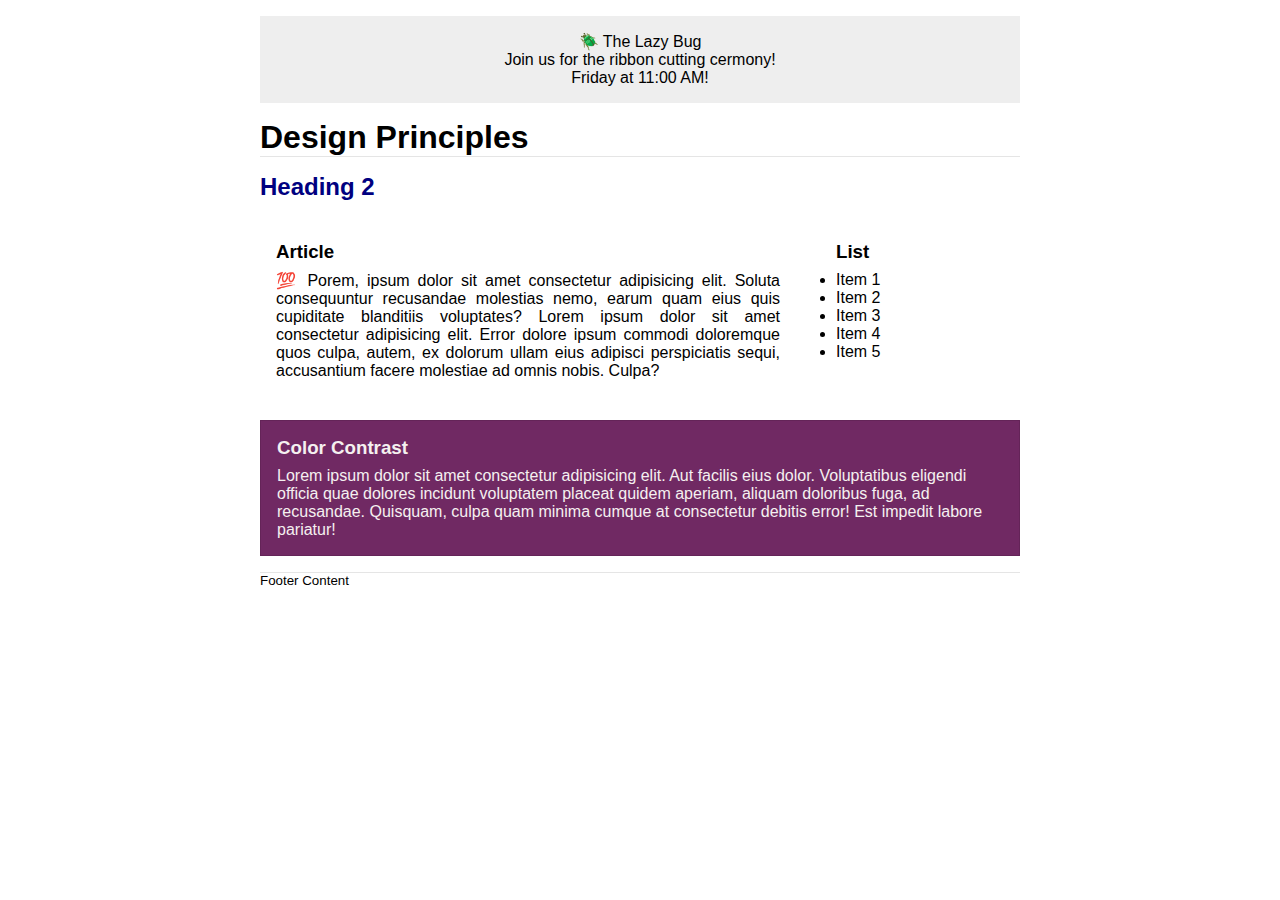
<file: week03/design.html>
<!DOCTYPE html>
<html lang="en">
<head>
    <meta charset="UTF-8">
    <meta name="viewport" content="width=device-width, initial-scale=1.0">
    <title>Document</title>
    <link rel="stylesheet" href="styles/design.css">

</head>
<body>
    <header>
        <div class="banner">
            🪲 The Lazy Bug<br>Join us for the ribbon cutting cermony!<br>Friday at 11:00 AM!
        </div>
        <h1>Design Principles</h1>
    </header>
    <main>
        <h2>Heading 2</h2>
        <section>
            <h3>Article</h3>
            <article>
                <p>💯 Porem, ipsum dolor sit amet consectetur adipisicing elit. Soluta consequuntur recusandae molestias nemo, earum quam eius quis cupiditate blanditiis voluptates? Lorem ipsum dolor sit amet consectetur adipisicing elit. Error dolore ipsum commodi doloremque quos culpa, autem, ex dolorum ullam eius adipisci perspiciatis sequi, accusantium facere molestiae ad omnis nobis. Culpa?</p>
            </article>
        </section>
        <section>
            <h3>List</h3>
            <ul>
                <li>Item 1</li>
                <li>Item 2</li>
                <li>Item 3</li>
                <li>Item 4</li>
                <li>Item 5</li>
            </ul>
        </section>
        <div class="callout">
            <h3>Color Contrast</h3>
            <p>Lorem ipsum dolor sit amet consectetur adipisicing elit. Aut facilis eius dolor. Voluptatibus eligendi officia quae dolores incidunt voluptatem placeat quidem aperiam, aliquam doloribus fuga, ad recusandae. Quisquam, culpa quam minima cumque at consectetur debitis error! Est impedit labore pariatur!</p>
        </div>
    </main>
    <footer>
        Footer Content
    </footer>
    
</body>
</html>
</file>
<file: styles/base.css>
:root {
    /* change the values below to your colors from your palette */
    --primary-color: #EF233C   ;
    --secondary-color: #2B2D42;
    --accent1-color: #8D99AE;
    --accent2-color: #EDF2F4;
  
    /* change the values below to your chosen font(s) */
    --heading-font: Abel;
    --paragraph-font: "Fjalla One", Helvetica, sans-serif;
  
    /* these colors below should be chosen from among your palette colors above */
    --headline-color-on-white: #ffd57d;  /* headlines on a white background */ 
    --headline-color-on-color: #EDF2F4; /* headlines on a colored background */ 
    --paragraph-color-on-white: #2b2d42; /* paragraph text on a white background */ 
    --paragraph-color-on-color: #EDF2F4; /* paragraph text on a colored background */ 
    --paragraph-background-color: #2B2D42  ;
    --nav-link-color: #292315;
    --nav-background-color: #8D99AE;
    --nav-hover-link-color: #adadad;
    --nav-hover-background-color: #292315;
  }
body {
    margin: 0 auto;
    font-size: 18px;
    text-align: center;
}
main{
    font-family: "Fjalla One", Helvetica, sans-serif;
    display: grid;
    grid-template-columns: auto auto auto auto;
    grid-gap: 10px;
    margin: 0 auto;
    padding: 10px;
    text-align: left;
    max-width: 1200px;
}
main li{
    text-align: left;
    padding-left: 10px;
}
main p{
    padding: 10px;
}
main img{
    padding: 20px;
}
header {
    font-family: "Fjalla One", Helvetica, sans-serif;
    display: grid;
    text-align: center;
    color: var(--paragraph-color-on-color);
    background-color: var(--paragraph-background-color);
}
nav {
    display: flex;
    background-color: var(--nav-background-color);
    justify-content: space-around;
    width: 100%;
}
nav a {
    font-family: "Fjalla One", Helvetica, sans-serif;
    text-align: left;
    color: var(--nav-link-color);
    text-decoration: none;
    padding: 20px;
    /* text-shadow: .5px .5px #ffffff; */
}
nav a:hover {
    color: var(--nav-hover-link-color);
    background-color: var(--nav-hover-background-color);
    text-decoration: underline;
}
section h3{
    text-align: center;
}
.card{
    display: flex;
    flex-direction: column;
    background-color: var(--accent2-color);
    color: var(--paragraph-color-on-white);
    /* padding: 10px; */
    margin: 10px;
    border-radius: 10px;
    border: 1px solid black;

}
.card img{
    width: 200px;
    height: auto;
}
.card h2{
    font-family: "Fjalla One", Helvetica, sans-serif;
    color: var(--headline-color-on-color);
    background-color: var(--paragraph-background-color);
    border-radius: 10px 10px 0 0;
    margin: 0;
    padding: 15px 0 15px 0;
    text-align: center;
}
.content h2{
    text-align: left;
}
#card1 .content {
    display: flex;
    align-items: start;
}
#card1 img{
    padding-right: 30px;
}
#card1 .content2{
    display: flex;
    align-items: start;
}
#card2 ul {
    display: flex;
    flex-direction: column;
    justify-content: center;
}
.content2 img{
    height: 150px;
    width: auto;
}
.location {
    display: flex;
    justify-content: center;
}
.location h3{
    text-align: center;
    border-bottom: 1px solid black;
    width: 80%;
}
footer {
    font-family: "Fjalla One", Helvetica, sans-serif;
    /* display: grid; */
    /* padding: 1em; */
    margin: 0;
    text-align: center;
    color: var(--paragraph-color-on-color);
    background-color: var(--paragraph-background-color);
    position: fixed;
    bottom: 0;
    width: 100%;
}
</file>
<file: styles/form.css>
:root {
    /* change the values below to your colors from your palette */
    --primary-color: #353535;
    --secondary-color: #D9D9D9;
    --accent1-color: #284B63;
    --accent2-color: #3C6E71;
  
    /* change the values below to your chosen font(s) */
    --heading-font: Abel;
    --paragraph-font: "Fjalla One", Helvetica, sans-serif;
  
    /* these colors below should be chosen from among your palette colors above */
    --headline-color-on-white: #353535;  /* headlines on a white background */ 
    --headline-color-on-color: #D9D9D9; /* headlines on a colored background */ 
    --paragraph-color-on-white: #353535; /* paragraph text on a white background */ 
    --paragraph-color-on-color: #D9D9D9; /* paragraph text on a colored background */ 
    --paragraph-background-color: #284B63;
    --nav-link-color: #D9D9D9;
    --nav-background-color: #3C6E71;
    --nav-hover-link-color: #D9D9D9;
    --nav-hover-background-color: #353535;
}

* {
    box-sizing: border-box;
    margin: 0;
    padding: 0;
}

header {
    font-family: var(--paragraph-font);
    display: grid;
    padding: 1em;
    text-align: center;
    color: var(--paragraph-color-on-color);
    background-color: var(--paragraph-background-color);
}

main {
    margin: 0 auto;
    background-color: var(--secondary-color);
    min-width: 700px;
    flex-grow: 1;
}

form {
    display: flex;
    flex-direction: column;
    padding: 1rem;
}

label {
    display: flex;
    padding-top: 1rem;
}

.features label {
    display: flex;
    align-items: center;
    margin-bottom: 10px;
}

.features input[type="checkbox"] {
    margin-right: 10px;
}

.rating p {
    grid-column: 1/6;
}

.rating label {
    text-align: center;
    flex-direction: column;
    align-items: center;
}

.rating {
    display: grid;
    grid-template-columns: 1fr 1fr 1fr 1fr 1fr;
}


select, input[type="text"], input[type="date"], textarea{
    font-size: 1em;
    display: block;
    width: 100%;
    padding: 0.75rem;
    margin-top: 0.2rem;
}


input[type="checkbox"] {
    margin: 0;
    transform: scale(1.5);
}

input[type="submit"] {
    background-color: var(--accent1-color);
    color: var(--secondary-color);
    padding: 0.5rem;
    margin-top: 1rem;
    border: none;
    cursor: pointer;
    font-weight: 500;
}


body {
    display: flex;
    margin: 0;
    flex-direction: column;
    min-height: 100vh;
}

footer {
    font-family: Helvetica, "Fjalla One", sans-serif;
    margin: 0;
    text-align: center;
    color: var(--paragraph-color-on-color);
    background-color: var(--paragraph-background-color);
    width: 100%;
    height: 80px;
    align-items: flex-end;
    margin-top: auto;
}

footer p {
    padding: 5px;
    margin: 0;
}
</file>
<file: styles/mtg.css>
:root {
    /* change the values below to your colors from your palette */
    --primary-color: #415a77   ;
    --secondary-color: #E0E1DD ;
    --accent1-color: #FFFFFF;
    --accent2-color: #0D1B2A;
  
    /* change the values below to your chosen font(s) */
    --heading-font: Abel;
    --paragraph-font: "Fjalla One", Helvetica, sans-serif;
  
    /* these colors below should be chosen from among your palette colors above */
    --headline-color-on-white: #415A77;  /* headlines on a white background */ 
    --headline-color-on-color: #E0E1DD; /* headlines on a colored background */ 
    --paragraph-color-on-white: #0D1B2A; /* paragraph text on a white background */ 
    --paragraph-color-on-color: #ffffff; /* paragraph text on a colored background */ 
    --paragraph-background-color: #0D1B2A  ;
    --nav-link-color: #FFFFFF;
    --nav-background-color: #0D1B2A;
    --nav-hover-link-color: #E0E1DD;
    --nav-hover-background-color: #415A77;
  }

header {
    font-family: Helvetica, "Fjalla One", sans-serif;
    display: flex;
    padding: 1em;
    text-align: center;
    align-items: center;
    color: var(--paragraph-color-on-color);
    background-color: var(--paragraph-background-color);
}

header nav {
    display: flex;
    justify-content: space-around;
    width: 30%;
    margin-left: auto;
}

header nav a {
    color: var(--nav-link-color);
    text-decoration: none;
    padding: 30px;
    margin: -30px;
    font-size: 1.2em;
}

header nav a:hover {
    color: var(--nav-hover-link-color);
    background-color: var(--nav-hover-background-color);
    padding: 30px;
}

body {
    display: flex;
    margin: 0 auto;
    min-height: 100vh;
    flex-direction: column;
    background-color: var(--secondary-color);
}

main {
    margin: 0 auto;
    background-color: var(--primary-color);
    min-width: 700px;
    max-width: 1200px;
    flex-grow: 1;
}

img {
    display: block;
    margin: 0 auto;
    max-width: 90%;
    padding: 20px;
}

main p {
    font-family: var(--paragraph-font);
    color: var(--paragraph-color-on-color);
    font-size: 1.2em;
    line-height: 1.5;
    padding: 10px 45px 40px 45px;
    margin: 0 0 1em;
    text-align: justify;
    text-shadow: 1px 1px #000000;
}

footer {
    font-family: Helvetica, "Fjalla One", sans-serif;
    margin: 0;
    text-align: center;
    color: var(--paragraph-color-on-color);
    background-color: var(--paragraph-background-color);
    width: 100%;
    height: 80px;
    flex-shrink: 0;
}

.history-content {
    display: flex;
    align-items: start;
}

.history-content img {
    width: 40%;
    margin-right: 20px;
    padding-left: 40px;
}

.history-content p {
    width: 60%;
    padding-left: 30px;
    padding-top: 30px;
}

.history-content2 {
    display: flex;
    align-items: start;
}

.history-content2 img {
    width: 40%;
    margin-right: 20px;
    padding-left: 20px;
}

.history-content2 p {
    width: 60%;
    padding-left: 30px;
    padding-top: 30px;
}

.cardBreakdown #header, .untapMagic #header, .upkeepMagic #header,
.pcmMagic #header, .combatMagic #header, .postCombatMagic #header,
.endMagic #header {
    background-color: var(--secondary-color); /* Adjust this value */
    color: #000; /* Adjust this value */
    padding: 3px; /* Adjust this value */
    display: inline-block;
    vertical-align:middle;
    margin-right: 10px; /* Adjust this value */
}
.cardBreakdown, .untapMagic, .upkeepMagic, .pcmMagic,
.combatMagic, .postCombatMagic, .endMagic {
    background-color: var(--secondary-color); /* Adjust this value */
    color: #000; /* Adjust this value */
    padding: 10px; /* Adjust this value */
    display: inline-block;
    text-align: left;
    margin: 3px 45px; /* Adjust this value */
    width: calc(100% - 110px); /* New */
}

.cardBreakdown h2 {
    margin: 0 auto;
}

#header {
    font-family: var(--heading-font);
    color: var(--headline-color-on-color);
    text-shadow: 1px 1px #ffffff;
    text-align: center;
    padding: 10px;
    margin: 0;

}

.cardBreakdown p, .untapMagic p, .upkeepMagic p, .pcmMagic p,
.combatMagic p, .postCombatMagic p, .endMagic p{
    color: var(--headline-color-on-white);
    text-shadow: 1px 1px #ffffff;
    padding: 5px;
}

.cardBreakdown img {
    width: 50%;
    height: auto;
    border-radius: 10px;
}
#moreInfoButton {
    vertical-align: middle;
    /* Add any specific styles for the button here */
}

#playHeader {
    font-size: 2.5em;
    font-family: var(--heading-font);
    color: var(--headline-color-on-color);
    text-shadow: 1px 1px #000000;
    text-align: center;
    padding: 10px;
    margin: 0;
}

#callAction {
    padding-bottom: 2px;
}
</file>
<file: styles/place.css>
:root {
    /* change the values below to your colors from your palette */
    --primary-color: #EB071A   ;
    --secondary-color: #FDFDFD;
    --accent1-color: #565254;
    --accent2-color: #403233;
  
    /* change the values below to your chosen font(s) */
    --heading-font: Abel;
    --paragraph-font:  Helvetica, "Fjalla One", sans-serif;
  
    /* these colors below should be chosen from among your palette colors above */
    --headline-color-on-white: #EB071A;  /* headlines on a white background */ 
    --headline-color-on-color: #FDFDFD; /* headlines on a colored background */ 
    --paragraph-color-on-white: #2b2d42; /* paragraph text on a white background */ 
    --paragraph-color-on-color: #EDF2F4; /* paragraph text on a colored background */ 
    --paragraph-background-color: #EB071A ;
    --nav-link-color: #292315;
    --nav-background-color: #8D99AE;
    --nav-hover-link-color: #adadad;
    --nav-hover-background-color: #292315;
  }
header {
    font-family: var(--paragraph-font);
    display: grid;
    padding: 1em;
    text-align: center;
    color: var(--paragraph-color-on-color);
    background-color: var(--paragraph-background-color);
}
body {
    position: relative;
    height: 100%;
    margin: 0;
}
img {
    height: 50%;
    width: 100%;
    position: relative;
    background-size: cover;
    background-position: center;
    background-repeat: no-repeat;
}
footer {
    font-family: var(--paragraph-font);
    padding-top: 5px;
    margin: 0;
    text-align: center;
    color: var(--paragraph-color-on-color);
    background-color: var(--paragraph-background-color);
    bottom: 0;
    width: 100%;
    height: 50px;
    align-items: flex-end;
}
h1 {
    margin: 0;
}
h3 {
    padding: 0 4px 0 4px;
    text-align: center;
}
p {
    margin: 0;
}
picture {
    padding: 0;
}

@media screen and (min-width: 641px) {
    .locationData {
        position: absolute;
        top: 90px;
        left: 40px;
        background-color: rgba(253, 253, 253, 0.8);
    }
    .weatherData {
        position: absolute;
        bottom: 80px;
        right: 30px;
        background-color: rgba(253, 253, 253, 0.8);
    }
    .locationData, .weatherData {
        color: var(--paragraph-color-on-white)
    }
    .locationData h2, .weatherData h2 {
        color: var(--headline-color-on-color);
        display: inline-block;
        padding: 10px 60px 10px 5px;
        background-color: var(--headline-color-on-white);
        margin: 10px 0 0 -10px;
    }
    /* .weatherData h2 {
        height: 30px;
    } */
    #weatherIcon {
        position: absolute;
        top: 9px;
        width: 50px;
        height: 50px;
    }
}

@media screen and (max-width: 640px) {
    .locationData, .weatherData {
        border: #292315 solid .2px;
    }
    .locationData h2, .weatherData h2 {
        text-align: center;
        font-size: 2.5em;
    }
    .locationData h3, .weatherData h3 {
        font-weight: bold;
        text-align: center;
        font-size: 16px;
    }
    .locationData h3 span, .weatherData h3 span {
        font-weight: normal;
    }
    .weatherData h2 {
        margin: 10px;
    }
    #weatherIcon {
        width: 100%;
        height: 200px;
        margin: -15px;
    }
}
</file>
<file: styles/site-plan.css>
/* if you are using any Google fonts change the font names below to your fonts. 
Any spaces in your font name should be replaced with a +. 
Fonts are separated by a | */
@import url('https://fonts.googleapis.com/css2?family=Abel&family=Fjalla+One&display=swap');

:root {
  /* change the values below to your colors from your palette */
  --primary-color: #415a77   ;
  --secondary-color: #E0E1DD ;
  --accent1-color: #FFFFFF;
  --accent2-color: #0D1B2A;

  /* change the values below to your chosen font(s) */
  --heading-font: Abel;
  --paragraph-font: "Fjalla One", Helvetica, sans-serif;

  /* these colors below should be chosen from among your palette colors above */
  --headline-color-on-white: #415A77;  /* headlines on a white background */ 
  --headline-color-on-color: #E0E1DD; /* headlines on a colored background */ 
  --paragraph-color-on-white: #0D1B2A; /* paragraph text on a white background */ 
  --paragraph-color-on-color: #ffffff; /* paragraph text on a colored background */ 
  --paragraph-background-color: #0D1B2A  ;
  --nav-link-color: #FFFFFF;
  --nav-background-color: #0D1B2A;
  --nav-hover-link-color: #E0E1DD;
  --nav-hover-background-color: #415A77;
}

body {
    max-width: 1200px;
    margin: 0 auto;
    padding: 4em;
    font-size: 18px;
    text-align: center;
  }
  body img {
  height: auto;
  width: 800px;
}
  img {
    display: block;
    margin: 0 auto;
  }
  h1, h2, h3, h4, h5, h6 {
    font-family: var(--heading-font);
    color: var(--headline-color-on-white);
    text-shadow: .5px .5px black;
  }
  h2 {
    text-align: center;
  }
  hr {
    height: 3px;
    margin: 35px 0;
    background: var(--accent1-color);
  }
  header {
    display: grid;
    padding: 1em;
    text-align: center;
    color: var(--paragraph-color-on-color);
    background-color: var(--paragraph-background-color);
  }
  header > h1, header > h2 {
    color: var(--headline-color-on-color);
  }
  
  p {
    font-family: var(--paragraph-font);
    color: var(--paragraph-color);
    padding: 1em;
  }
  .colors {
    width: 100%;
    min-width: 350px;
    margin: 30px auto;
    text-align: center;
  }
  .colors th {
    background-color: #999;
  }
  .colors td{
    width: 25%;
    height: 3em;
  }
  
  .primary {
    background-color: var(--primary-color);
  }
  .secondary {
    background-color: var(--secondary-color);
  }
  .accent1 {
    background-color: var(--accent1-color);
  }
  .accent2{
    background-color: var(--accent2-color);
  }
  
  p.colored {
    background-color: var(--paragraph-background-color);
    color: var(--paragraph-color-on-color);
  }
  
  nav {
    background-color: var(--nav-background-color);
    line-height: 3em;
    text-align: center;
    font-size: 1.2em;

    font-family: var(--paragraph-font);
    list-style-type: none;
    display: flex;
    justify-content: space-around;
  }
  nav a {
    padding:1em;
    min-width: 120px;
    text-decoration: none;
    padding: 10px;
  
  }
  nav a:link, nav a:visited {
    color: var(--nav-link-color);
  }
  nav a:hover {
    color: var(--nav-hover-link-color);
    background-color: var(--nav-hover-background-color);
  }
  
  .sitemap {
    display: grid;
    justify-content: center;
  
    grid-template-columns: repeat(6, 15%);
    grid-template-rows: 3em 1.5em 1.5em 3em;
    grid-template-areas: ". . home home . ."
      ". . . top . ."
      ". left left right right ."
      "page2 page2 . . page3 page3";
  }
  .sitemap > div {
  
    text-align: center;
  
  }
  .sm-home {
    grid-area: home;
    background-color: #ccc;
    line-height: 3em;
  }
  .sm-page2 {
    grid-area: page2;
    background-color: #ccc;
    line-height: 3em;
  }
  .sm-page3 {
    grid-area: page3;
    background-color: #ccc;
    line-height: 3em;
  }
  
  .top {
    grid-area: top;
    border-left: 1px solid;
  }
  
  .left {
    grid-area: left;
    border-top: 1px solid;
    border-left: 1px solid;
  }
  
  .right {
    grid-area: right;
    border-top: 1px solid;
    border-right: 1px solid;
  }
</file>
<file: styles/temples.css>
@media screen and (min-width: 641px) {
    nav {
        display: block;
    }
    
    #hamburger {
        display: none;
    }
}

nav {
    display: none;
}

#hamburger {
    display: block;
}

#hamburger::before {
	content: "☰";
}

#hamburger.open::before {
	content: "❎";
}

.open a {
    display: flex;
    flex-direction: column;
}

nav.open {
    display: flex;
    flex-direction: column;
}
</file>
<file: styles/temples-large.css>
@import url('https://fonts.googleapis.com/css2?family=Abel&family=Fjalla+One&display=swap');

:root {
    /* change the values below to your colors from your palette */
    --primary-color: #353535;
    --secondary-color: #D9D9D9;
    --accent1-color: #284B63;
    --accent2-color: #3C6E71;
  
    /* change the values below to your chosen font(s) */
    --heading-font: Abel;
    --paragraph-font: "Fjalla One", Helvetica, sans-serif;
  
    /* these colors below should be chosen from among your palette colors above */
    --headline-color-on-white: #353535;  /* headlines on a white background */ 
    --headline-color-on-color: #D9D9D9; /* headlines on a colored background */ 
    --paragraph-color-on-white: #353535; /* paragraph text on a white background */ 
    --paragraph-color-on-color: #D9D9D9; /* paragraph text on a colored background */ 
    --paragraph-background-color: #284B63;
    --nav-link-color: #D9D9D9;
    --nav-background-color: #3C6E71;
    --nav-hover-link-color: #D9D9D9;
    --nav-hover-background-color: #353535;
}


#temples {
    display: grid;
    grid-template-columns: repeat(auto-fill, minmax(350px, 1fr));
    margin: 0 auto;
    max-width: 1200px;
    min-width: 900px;
    justify-content: center;
    align-items: center;
}

#temples figure {
    display: flex;
    flex-direction: column;
    justify-content: center;
    align-items: center;
    margin: 1%;
}

#temples img {
    width: 90%;
    height: auto;
}

#hamburger {
    display: none;
}

@media screen and (max-width: 640px) {
    #hamburger {
        display: block;
    }
    header nav,
    header nav a {
        display: none;
    }

    header nav a:hover {
        background-color: transparent !important;
        text-decoration: underline;
    }
}

header {
    font-family: Helvetica, "Fjalla One", sans-serif;
    display: flex;
    padding: 1em;
    text-align: center;
    align-items: center;
    color: var(--paragraph-color-on-color);
    background-color: var(--paragraph-background-color);
}

header nav {
    display: flex;
    justify-content: space-around;
    width: 50%;
    margin-left: auto;
}

header nav a {
    color: var(--nav-link-color);
    text-decoration: none;
    padding: 10px;
    margin: -10px;
}

header nav a:hover {
    color: var(--nav-hover-link-color);
    background-color: var(--nav-hover-background-color);
    padding: 10px;
}

body {
    font-family: Helvetica, "Fjalla One", sans-serif;
    color: var(--paragraph-color-on-white);
    margin: 0;
    font-size: 18px;
    text-align: center;
}

main {
margin: 0 auto;
}

footer {
    font-family: Helvetica, "Fjalla One", sans-serif;
    margin: 0;
    text-align: center;
    color: var(--paragraph-color-on-color);
    background-color: var(--paragraph-background-color);
    bottom: 0;
    width: 100%;
    height: 80px;
    align-items: flex-end;
}

footer p {
    padding: 5px;
    margin: 0;
}
</file>
<file: week03/styles/design.css>
* {
    box-sizing: border-box;
    margin: 0;
    padding: 0;
}
body {
	font-family: Roboto, helvetica, sans-serif;
    margin: 1rem;
}

header,
main,
footer {
	max-width: 760px;
	margin: 0 auto;
}

.banner {
	padding: 1rem;
	background-color: #eee;
    text-align: center;
}

h1 {
	border-bottom: 1px solid rgba(0, 0, 0, 0.1);
    margin: 1rem 0;
}

main {
	display: grid;
    grid-template-columns: 1fr 200px;
    grid-gap: 1.5rem;
}

h2 {
	color: navy;
	text-align: left;
    grid-column: 1/3;
}

h3 {
    margin-bottom: .5rem;
}

section {
    padding: 1rem;
}

article p {
	text-align: justify;
}

.callout {
    border:1px solid rgba(0, 0, 0, 0.1);
	color: #f5f0f0;
	background-color: #702963;
    grid-column: 1/3;
    padding: 1rem;
}

footer {
	margin-top: 1rem;
	border-top: 1px solid rgba(0, 0, 0, 0.1);
	font-size: smaller;
	text-align: left;
}
</file>
